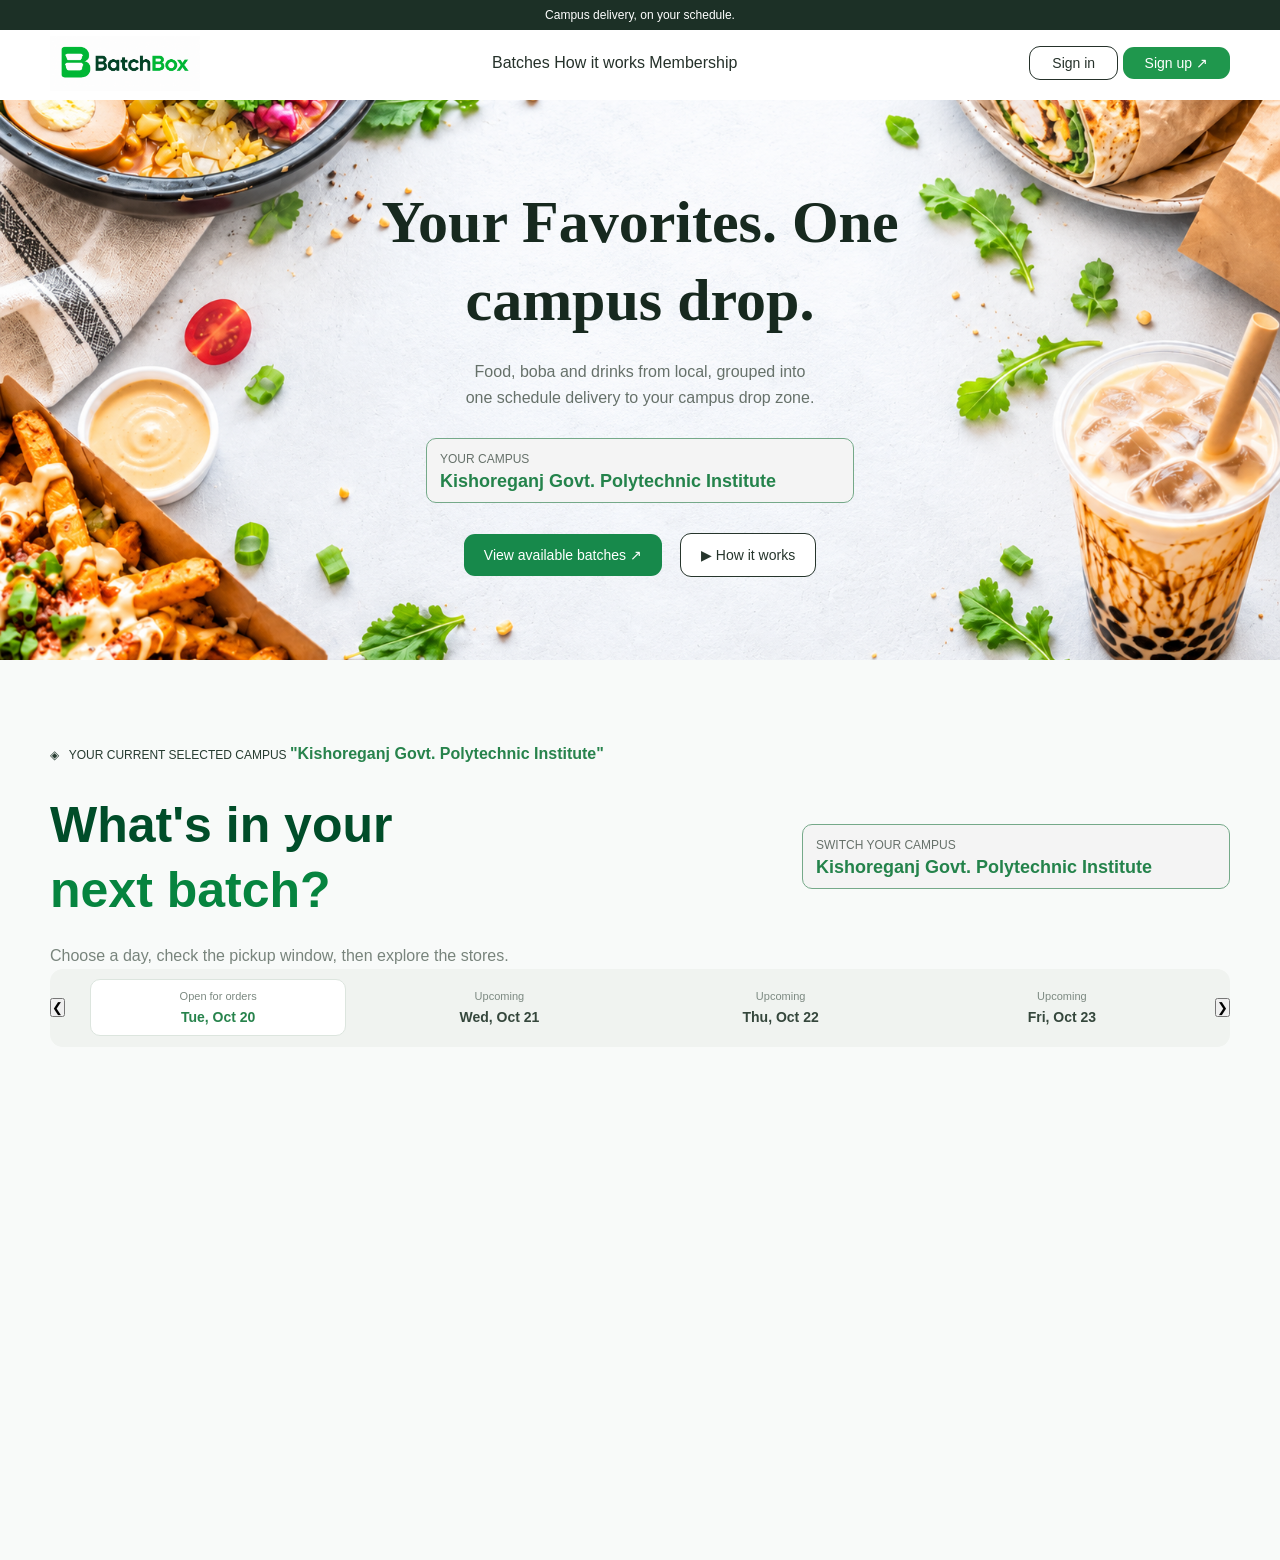
<file: index.html>
<!DOCTYPE html>
<html lang="en">
<head>
    <meta charset="UTF-8">
    <meta name="viewport" content="width=device-width, initial-scale=1.0">
    <title>Batch Box</title>
    <link rel="stylesheet" href="style2.css">
    <link rel="icon" type="image/png" href="img/favicon.png">
</head>
<body>
    <header>
        <div class="top-content">
            <h5>Campus delivery, on your schedule.</h5>
        </div>
        <nav>
            <!-- Logo -->
            <a class="logo" href="#">
                <img src="img/BatchBox Logo.png" alt="BatchBox Logo">
            </a>

            <!-- Navigation -->
        <div class="navbar">
            <a href="#batches">Batches</a>
            <a href="#how-it-works">How it works</a>
            <a href="#membership">Membership</a>
        </div>
        <div>  
            <a href="#" class="btn-outfilled">Sign in</a>
            <a href="#" class="btn-filled">Sign up ↗</a>
        </div>
        </nav>
    </header>

    <!-- Hero Section -->
    <section class="hero-section">
        <div class="hero-content">
            <h1>Your Favorites. One <br> campus drop.</h1>
            <h6>Food, boba and drinks from local, grouped into<br> one schedule delivery to your campus drop zone.</h6>

            <div class="campus-box">
                <div class="campus-info">
                    <span>YOUR CAMPUS</span>
                    <h3>Kishoreganj Govt. Polytechnic Institute</h3>
                </div>
            </div>
    
            <div class="hero-buttons">
                <a href="#batches" class="primary-btn">View available batches ↗</a>
                <a href="#how-it-works" class="secondary-btn">▶ How it works</a>
            </div>
        </div>
    </section>

    <!-- Batches Selection -->
    <section class="batches-selection">
        <!-- Top Header -->
        <div class="batch-header">

            <div class="batch-heading">
                <p class="selected-campus">
                    ◈ &nbsp; YOUR CURRENT SELECTED CAMPUS <span>"Kishoreganj Govt. Polytechnic Institute"</span>
                </p>

                <h2>What's in your <br><span>next batch?</span></h2>
                <p class="batch-description">Choose a day, check the pickup window, then explore the stores.</p>
            </div>

            <!-- Switch Campus -->
            <div class="switch-campus">
                <div class="switch-info">
                    <span>SWITCH YOUR CAMPUS</span>
                    <h3>Kishoreganj Govt. Polytechnic Institute</h3>
                </div>
            </div>
        </div>

        <!-- Date Selector -->
        <div class="date-selector">

            <button class="date-arrow">❮</button>

            <div class="date-item active">
                <small>Open for orders</small>
                <h4>Tue, Oct 20</h4>
            </div>

            <div class="date-item">
                <small>Upcoming</small>
                <h4>Wed, Oct 21</h4>
            </div>

            <div class="date-item">
                <small>Upcoming</small>
                <h4>Thu, Oct 22</h4>
            </div>

            <div class="date-item">
                <small>Upcoming</small>
                <h4>Fri, Oct 23</h4>
            </div>

            <button class="date-arrow">❯</button>
        </div>
    </section>
</body>
</html>
</file>
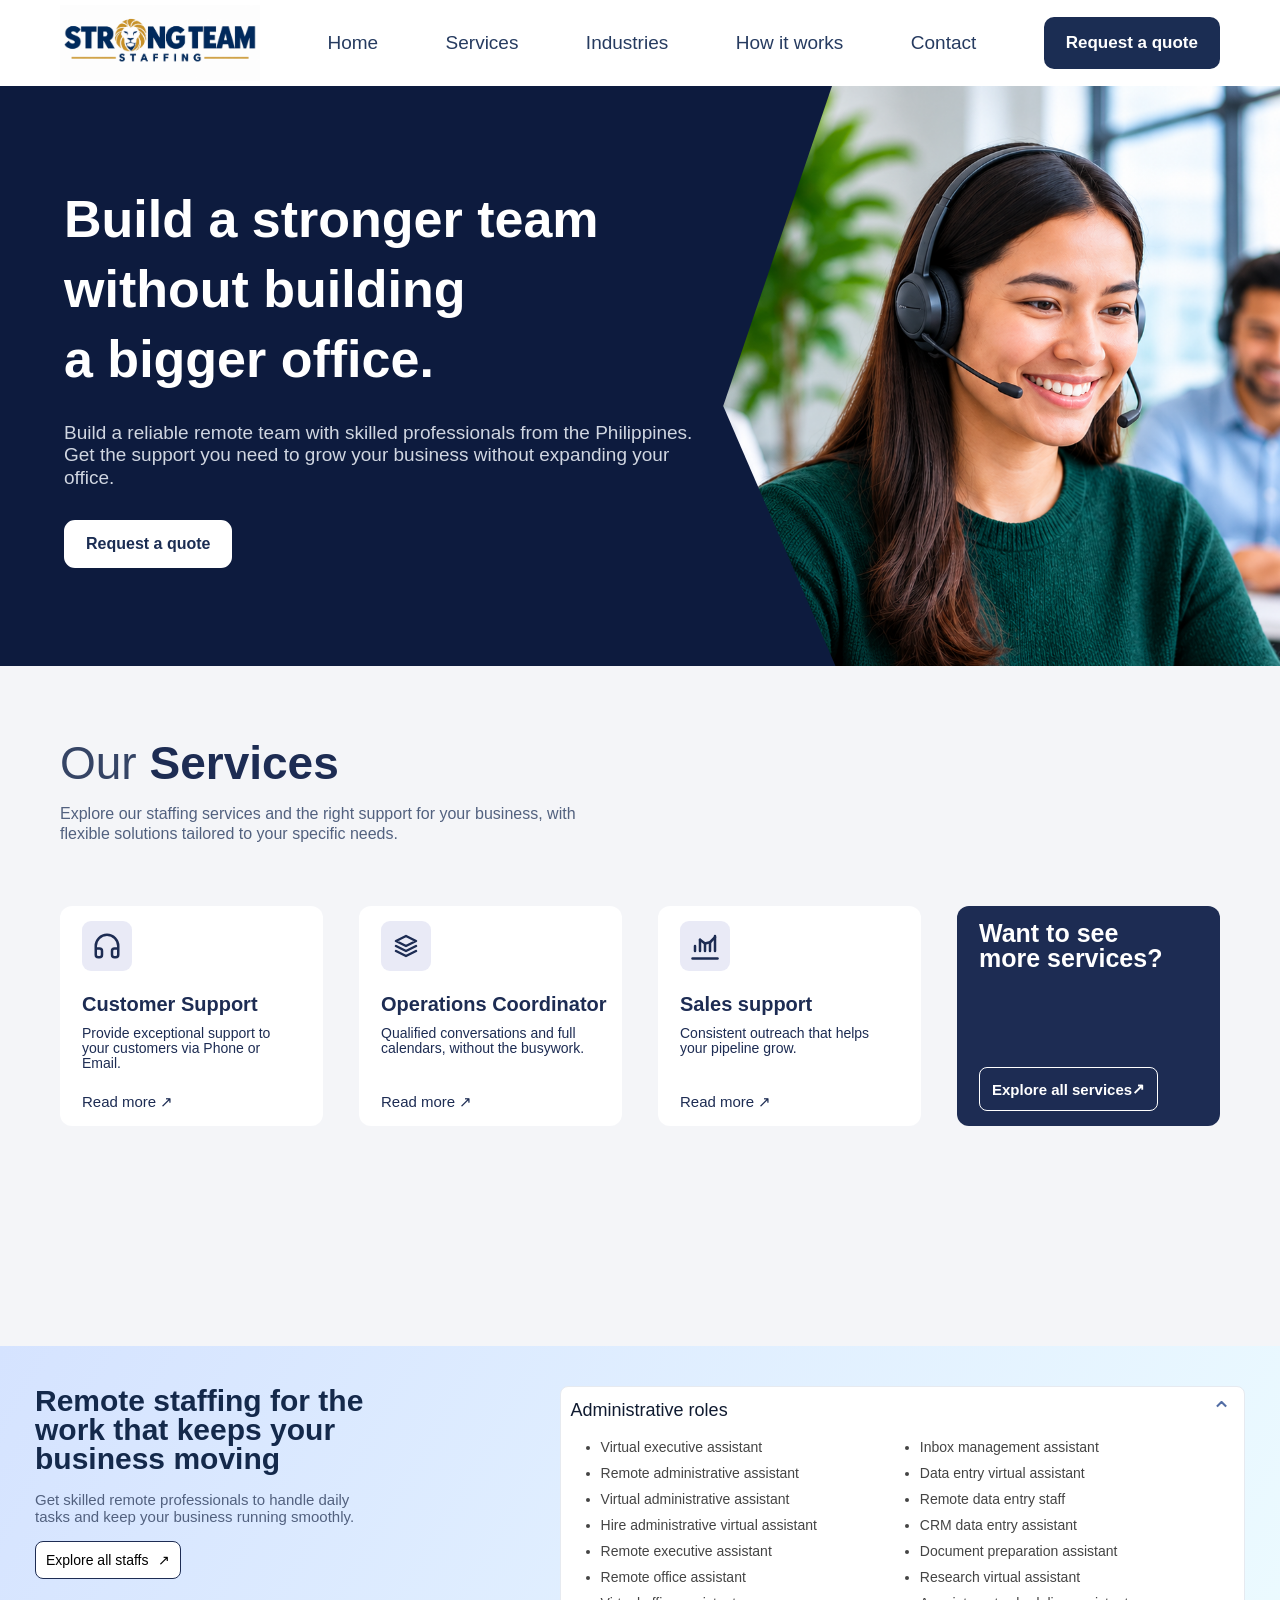
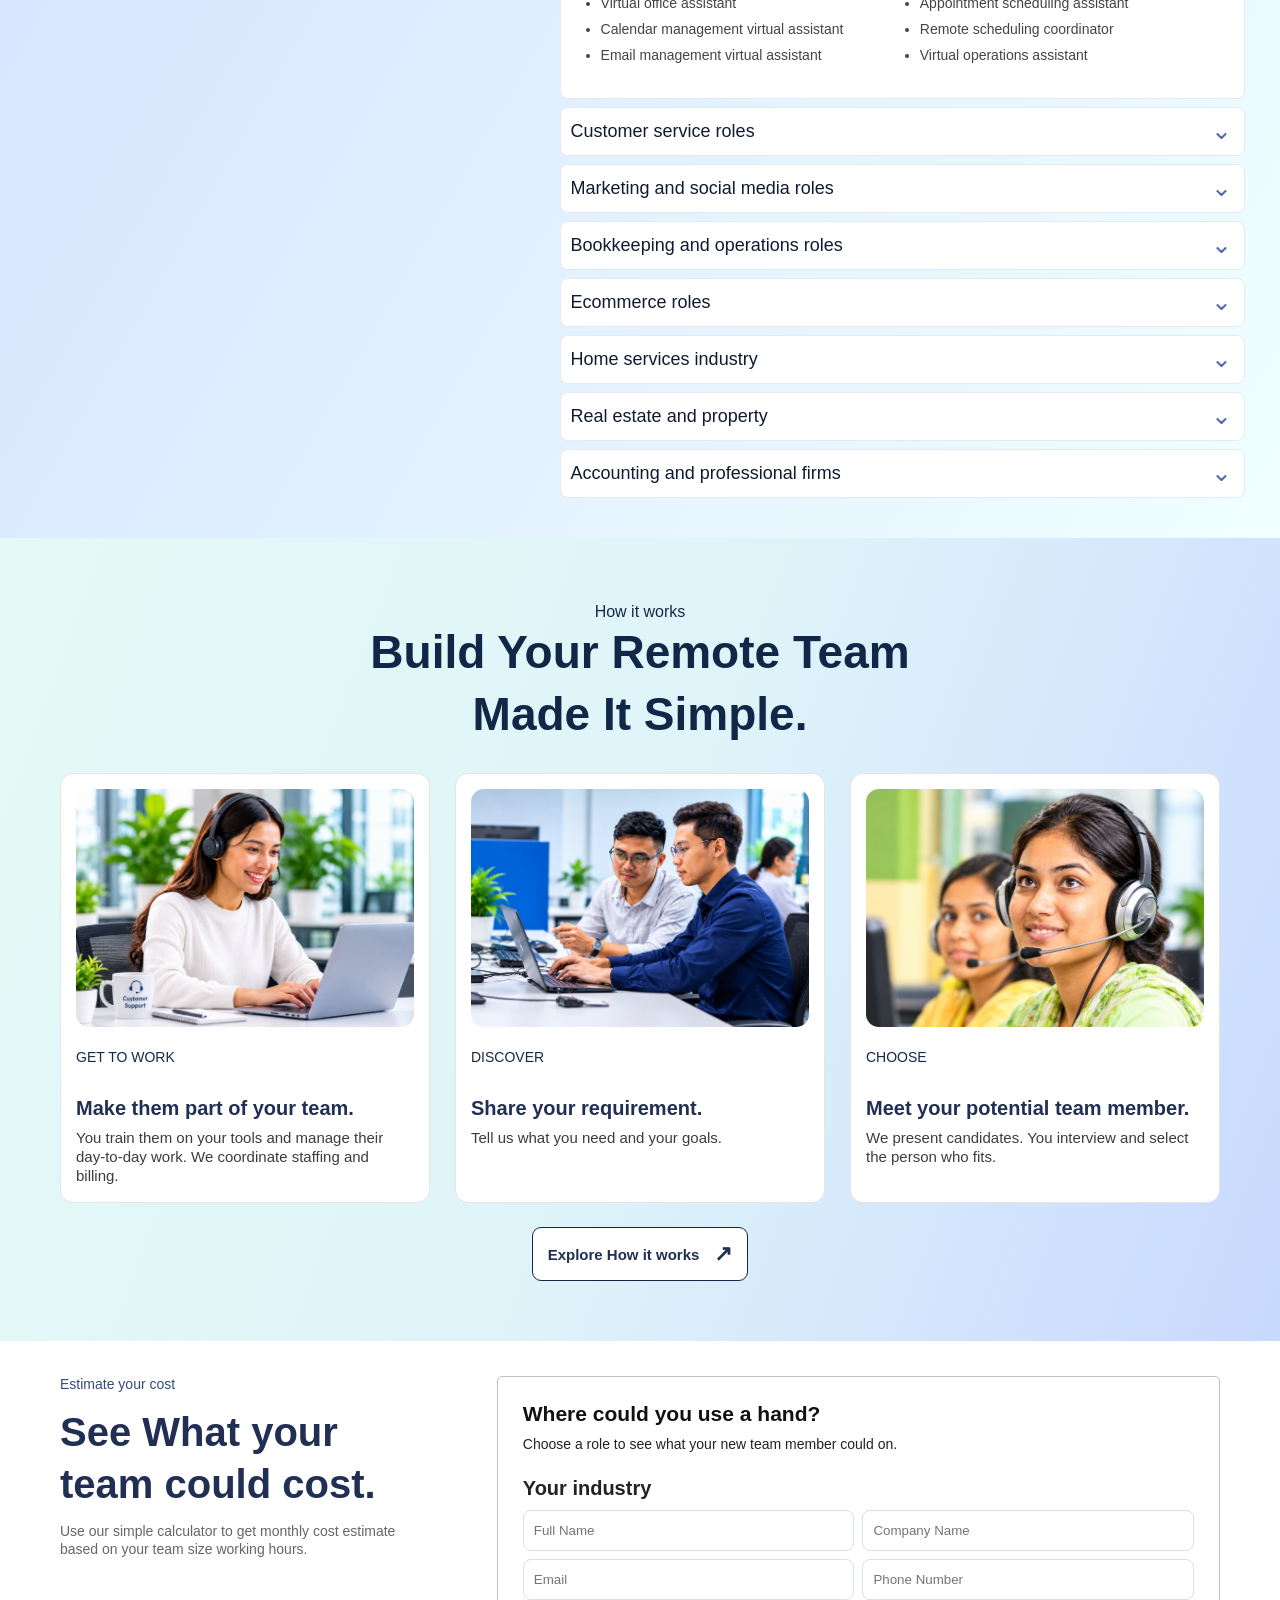
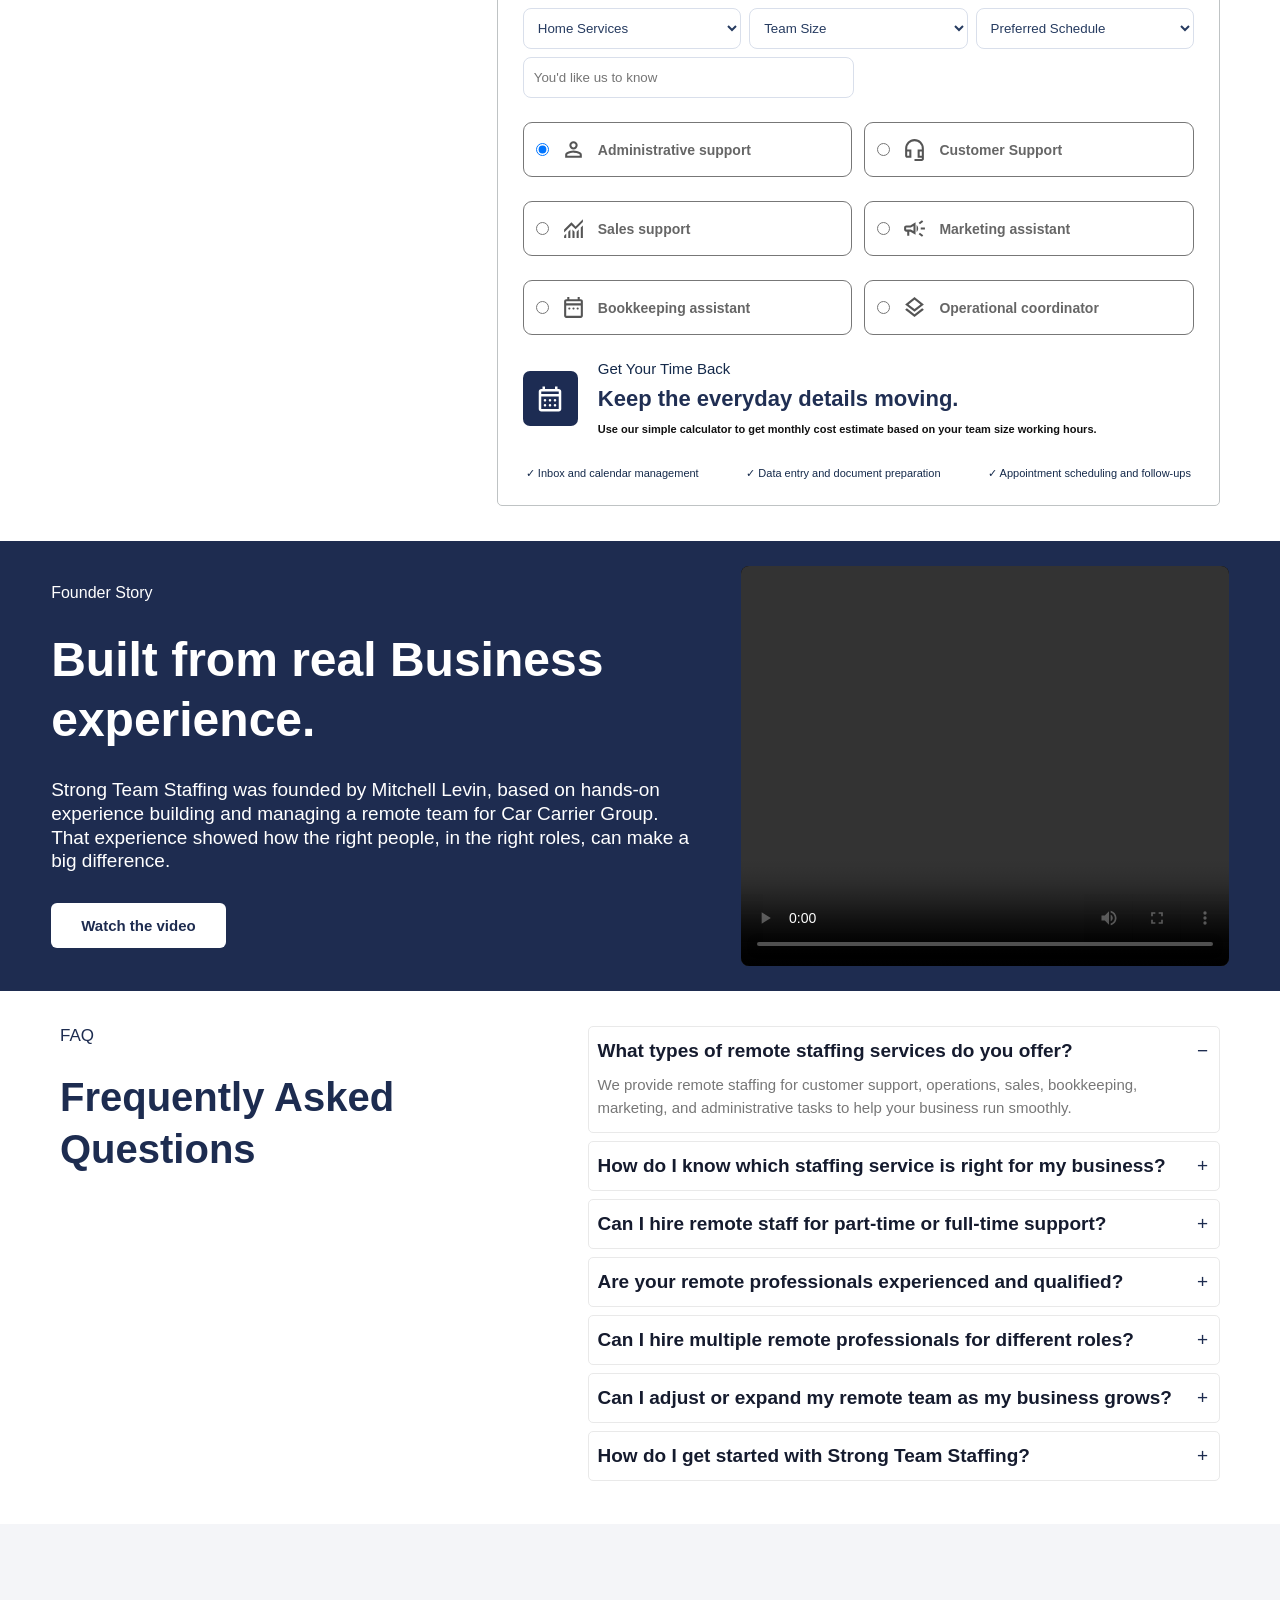
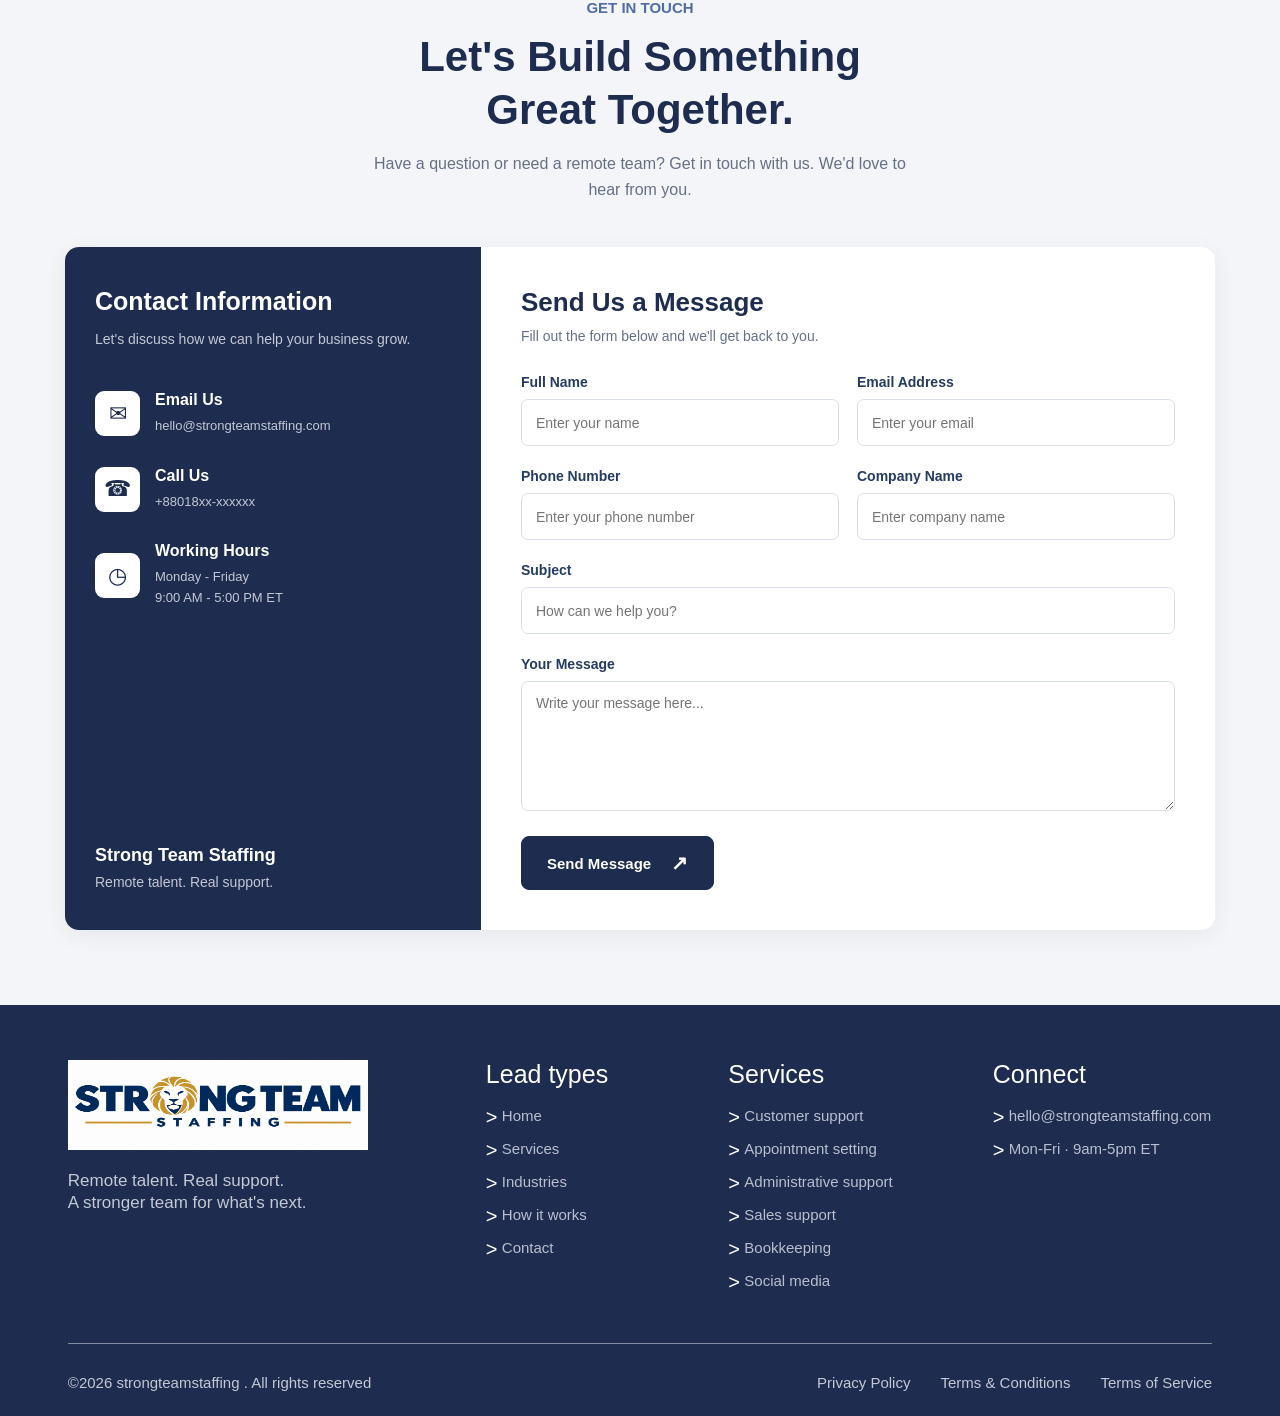
<file: strong-team-staffing/index.html>
<!DOCTYPE html>
<html lang="en">
<head>
    <meta charset="UTF-8">
    <meta name="viewport" content="width=device-width, initial-scale=1.0">
    <title>Strong Team Staffing</title>
    <link rel="stylesheet" href="style.css">
    <link rel="icon" type="image/png" href="img/Favicon-2.png">
</head>
<body>
    <header>
        <nav>
            <!--Logo-->
            <a id="logo" href="#">
                <img src="img/Strong Team Staffing Lion Logo.png" alt="Strong Team Staffing Logo">
            </a>

            <!-- Navigation -->
            <a href="#home">Home</a>
            <a href="#services">Services</a>
            <a href="#industries">Industries</a>
            <a href="#how-it-works">How it works</a>
            <a href="#contact">Contact</a>
            <button type="button">Request a quote</button>
        </nav>
    </header>

    <!-- Hero Section-->
    <section id="home" class="hero-section">
        <div class="hero-content">
            <h1>Build a stronger team <br> without building <br> a bigger office.</h1>
            <p>Build a reliable remote team with skilled professionals from the Philippines. Get the support you need to grow your business without expanding your office.</p>
            <div class="button">
                <button type="button" class="button-filled">Request a quote</button>
            </div>
        </div>

        <div class="hero-image">
            <img class="right-side-image" src="img/Call Center Team.png" alt="Call Center Team">
        </div>
    </section>

    <!-- Services Section -->
    <section id="services" class="services-section">
        <div class="services-heading">
            <h2>Our <strong>Services</strong></h2>
            <p>
                Explore our staffing services and the right support for your business, with <br> flexible solutions tailored to your specific needs.
            </p>
        </div>

        <!-- Services Containers -->
        <div class="services-container">

            <!-- Container 1 -->
            <div class="services-card">

                <div class="services-icon">
                    <svg xmlns="http://w3.org" width="24" height="24" viewBox="0 0 24 24" fill="none" stroke="currentColor" stroke-width="2" stroke-linecap="round" stroke-linejoin="round">
                    <path d="M3 14h3a2 2 0 0 1 2 2v3a2 2 0 0 1-2 2H5a2 2 0 0 1-2-2v-7a9 9 0 0 1 18 0v7a2 2 0 0 1-2 2h-1a2 2 0 0 1-2-2v-3a2 2 0 0 1 2-2h3"/>
                    </svg>
                </div>

                <h3>Customer Support</h3>
                <p>Provide exceptional support to your customers via Phone or Email.</p>
                <a href="#" class="read-more">Read more ↗</a>
            </div>

            <!-- Container 2 -->
            <div class="services-card">

                <div class="services-icon">
                    <svg class="humbleicons hi-layers" xmlns="http://www.w3.org/2000/svg" width="24" height="24" fill="none" viewBox="0 0 24 24">
                    <g stroke="currentColor" stroke-linejoin="round" stroke-width="2">
                    <path d="m4 8 8-4 8 4-8 4-8-4z"/>
                    <path stroke-linecap="round" d="m4 12 8 4 8-4M4 16l8 4 8-4"/>
                    </g>
                    </svg>
                </div>

                <h3>Operations Coordinator</h3>
                <p>Qualified conversations and full calendars, without the busywork.</p>
                <a href="#" class="read-more">Read more ↗</a>
            </div>

            <!-- Container 3 -->
            <div class="services-card">

                <div class="services-icon">
                    <svg 
                    xmlns="http://www.w3.org/2000/svg" 
                    width="24" 
                    height="24" 
                    viewBox="0 0 24 24" 
                    fill="none" 
                    stroke="currentColor" 
                    stroke-width="2" 
                    stroke-linecap="round" 
                    stroke-linejoin="round" 
                    class="lucide lucide-chart-no-axes-combined"
                    >
                    <path d="M12 16v-6" />
                    <path d="M16 16V9" />
                    <path d="M20 16V4" />
                    <path d="M22 22H2" />
                    <path d="M4 16v-4" />
                    <path d="M8 16V7" />
                    <path d="m8 7 4 3 4-1 4-4" />
                    </svg>
                </div>

                <h3>Sales support</h3>
                <p>Consistent outreach that helps your pipeline grow.</p>
                <a href="#" class="read-more">Read more ↗</a>
            </div>

            <!-- Container 4 -->
            <div class="service-button">

                <h3>
                    Want to see <br>
                    more services?
                </h3>

                <a href="#" class="explore-button">
                    Explore all services <span> ↗</span>
                </a>
            </div>
        </div>
    </section>


    <!-- Staffing Roles Section -->
    <section id="industries" class="staffing-section">

        <div class="staffing-content">
            <h2>Remote staffing for the <br> work that keeps your <br> business moving</h2>
            <p>Get skilled remote professionals to handle daily tasks and keep your business running smoothly.</p>
            <a href="#" class="explore-all-staffs">Explore all staffs <span>↗</span></a>
        </div>

        <div class="staffing-roles">
            <details class="staffing-item" open>
                <summary>Administrative roles</summary>
                    <div class="staffing-list">
                        <ul>
                            <li>Virtual executive assistant</li>
                            <li>Remote administrative assistant</li>
                            <li>Virtual administrative assistant</li>
                            <li>Hire administrative virtual assistant</li>
                            <li>Remote executive assistant</li>
                            <li>Remote office assistant</li>
                            <li>Virtual office assistant</li>
                            <li>Calendar management virtual assistant</li>
                            <li>Email management virtual assistant</li>
                        </ul>
                        <ul>
                            <li>Inbox management assistant</li>
                            <li>Data entry virtual assistant</li>
                            <li>Remote data entry staff</li>
                            <li>CRM data entry assistant</li>
                            <li>Document preparation assistant</li>
                            <li>Research virtual assistant</li>
                            <li>Appointment scheduling assistant</li>
                            <li>Remote scheduling coordinator</li>
                            <li>Virtual operations assistant</li>
                        </ul>
                    </div>
            </details>

            <details class="staffing-item">
                <summary>Customer service roles</summary>
                <div class="staffing-list">
                    <ul>
                        <li>Customer support representative</li>
                        <li>Live chat support assistant</li>
                        <li>Email support specialist</li>
                    </ul>
                    <ul>
                        <li>Call center agent</li>
                        <li>Technical support assistant</li>
                        <li>Customer service representative</li>
                    </ul>
                </div>
            </details>

            <details class="staffing-item">
                <summary>Marketing and social media roles</summary>
                <div class="staffing-list">
                    <ul>
                        <li>Social media manager</li>
                        <li>Content creator</li>
                        <li>Digital marketing assistant</li>
                    </ul>
                    <ul>
                        <li>SEO specialist</li>
                        <li>Graphic designer</li>
                        <li>Marketing coordinator</li>
                    </ul>
                </div>
            </details>

            <details class="staffing-item">
                <summary>Bookkeeping and operations roles</summary>
                <div class="staffing-list">
                    <ul>
                        <li>Bookkeeping assistant</li>
                        <li>Accounts payable assistant</li>
                        <li>Operations coordinator</li>
                    </ul>
                    <ul>
                        <li>Payroll assistant</li>
                        <li>Financial data entry assistant</li>
                        <li>Business operations assistant</li>
                    </ul>
                </div>
            </details>

            <details class="staffing-item">
                <summary>Ecommerce roles</summary>
                <div class="staffing-list">
                    <ul>
                        <li>Ecommerce virtual assistant</li>
                        <li>Product listing assistant</li>
                    </ul>
                    <ul>
                        <li>Order management assistant</li>
                        <li>Shopify assistant</li>
                    </ul>
                </div>
            </details>

            <details class="staffing-item">
                <summary>Home services industry</summary>
                <div class="staffing-list">
                    <ul>
                        <li>Virtual receptionist</li>
                        <li>Customer booking assistant</li>
                    </ul>
                    <ul>
                        <li>Appointment coordinator</li>
                        <li>Scheduling assistant</li>
                    </ul>
                </div>
            </details>

            <details class="staffing-item">
                <summary>Real estate and property</summary>
                <div class="staffing-list">
                    <ul>
                        <li>Real estate virtual assistant</li>
                        <li>Property management assistant</li>
                    </ul>
                    <ul>
                        <li>Lead generation assistant</li>
                        <li>Real estate transaction coordinator</li>
                    </ul>
                </div>
            </details>

            <details class="staffing-item">
                <summary>Accounting and professional firms</summary>
                <div class="staffing-list">
                    <ul>
                        <li>Accounting assistant</li>
                        <li>Tax preparation assistant</li>
                    </ul>
                    <ul>
                        <li>Audit support assistant</li>
                        <li>Administrative specialist</li>
                    </ul>
                </div>
            </details>
        </div>
    </section>

    <!-- How It Works -->
    <section id="how-it-works" class="how-it-works">

        <div class="how-heading">
            <span>How it works</span>
            <h2>Build Your Remote Team <br> Made It Simple.</h2>
        </div>

        <div class="how-cards">

            <div class="cards">
                <img src="img/get-to-work.png" alt="Get to work">

                <div class="card-content">
                    <span>GET TO WORK</span>
                    <h3>Make them part of your team.</h3>
                    <p>
                        You train them on your tools and manage their
                        day-to-day work. We coordinate staffing and billing.
                    </p>
                </div>
            </div>

            <div class="cards">
                <img src="img/discover.png" alt="Discover">

                <div class="card-content">
                    <span>DISCOVER</span>
                    <h3>Share your requirement.</h3>
                    <p>
                        Tell us what you need and your goals.
                    </p>
                </div>
            </div>

            <div class="cards">
                <img src="img/choose.png" alt="Choose">

                <div class="card-content">
                    <span>CHOOSE</span>
                    <h3>Meet your potential team member.</h3>
                    <p>
                        We present candidates. You interview and
                        select the person who fits.
                    </p>
                </div>
            </div>
        </div>

        <div class="how-button">
            <a href="#how-it-works">Explore How it works <span>↗</span></a>
        </div>

    </section>


    <!-- Cost Estimate Section  -->
    <section class="cost-estimate">

        <div class="cost-heading">
            <span>Estimate your cost</span>
            <h2>See What your <br> team could cost.</h2>
            <p>Use our simple calculator to get monthly cost
            estimate based on your team size working hours.</p>
        </div>

        <div class="cost-form">

            <div class="form-heading">
                <h3>Where could you use a hand?</h3>
                <p>Choose a role to see what your new team member could on.</p>
            </div>

            <form action="#" method="post">
                <h3 class="industry-title">Your industry</h3>
                <div class="form-inputs">
                    <input type="text" name="fullname" placeholder="Full Name" required>
                    <input type="text" name="company" placeholder="Company Name">
                    <input type="email" name="email" placeholder="Email" required>
                    <input type="number" name="phone" placeholder="Phone Number" required>
                    <select name="industry" required>
                        <option value="" selected disabled>Home Services</option>
                        <option value="home-services">Home Services</option>
                        <option value="healthcare">Healthcare</option>
                        <option value="real-estate">Real Estate</option>
                        <option value="e-commerce">E-commerce</option>
                        <option value="other">Other</option>
                    </select>
                    <select name="team-size" required>
                        <option value="" selected disabled>Team Size</option>
                        <option value="1-2">1-2 Members</option>
                        <option value="3-5">3-5 Members</option>
                        <option value="6-10">6-10 Members</option>
                        <option value="10+">10+ Members</option>
                    </select>
                    <select name="schedule" required>
                        <option value="" selected disabled>Preferred Schedule</option>
                        <option value="full-time">Full Time</option>
                        <option value="part-time">Part Time</option>
                    </select>
                    <input type="text" name="message" placeholder="You'd like us to know" class="message">
                </div>
                <div class="role-option">
                    <label class="role-card">
                        <input type="radio" name="role" value="administrative-support" checked>
                        <span class="role-icon">
                            <svg xmlns="http://www.w3.org/2000/svg" viewBox="0 0 24 24" height="24px" width="24px" fill="#1f1f1f"><path d="M9.18,10.83Q8,9.65 8,8T9.18,5.18T12,4t2.83,1.18T16,8t-1.17,2.82T12,12T9.18,10.83ZM4,20V17.2q0-0.85 0.44-1.56q0.44-0.71 1.16-1.09q1.55-0.78 3.15-1.16T12,13t3.25,0.39t3.15,1.16q0.72,0.38 1.16,1.09T20,17.2V20H4Zm2-2H18V17.2q0-0.27-0.14-0.5q-0.14-0.22-0.36-0.35q-1.35-0.68-2.72-1.01T12,15T9.23,15.34T6.5,16.35Q6.28,16.48 6.14,16.7Q6,16.93 6,17.2V18Zm7.41-8.59Q14,8.82 14,8T13.41,6.59T12,6T10.59,6.59Q10,7.18 10,8t0.59,1.41T12,10t1.41-0.59ZM12,8Zm0,10Z"/></svg>
                        </span>
                        <span class="role-name">Administrative support</span>
                    </label>
                    <label class="role-card">
                        <input type="radio" name="role" value="customer-support">
                        <span class="role-icon">
                            <svg xmlns="http://www.w3.org/2000/svg" viewBox="0 0 24 24" height="24px" width="24px" fill="#1f1f1f"><path d="M12,23V21h7V20H15V12h4V11q0-2.9-2.05-4.95T12,4T7.05,6.05T5,11v1H9v8H5q-0.83,0-1.41-0.59T3,18V11Q3,9.15 3.71,7.51T5.65,4.65T8.51,2.71T12,2t3.49,0.71t2.86,1.94t1.94,2.86T21,11V21q0,0.82-0.59,1.41T19,23H12ZM5,18H7V14H5v4Zm12,0h2V14H17v4ZM5,14H7H5Zm12,0h2H17Z"/></svg>
                        </span>
                        <span class="role-name">Customer Support</span>
                    </label>
                    <label class="role-card">
                        <input type="radio" name="role" value="sales-support">
                        <span class="role-icon">
                            <svg xmlns="http://www.w3.org/2000/svg" viewBox="0 0 24 24" height="24px" width="24px" fill="#1f1f1f"><path d="M3,21V19l2-2v4H3Zm4,0V15l2-2v8H7Zm4,0V13l2,2.03V21H11Zm4,0V15.03l2-2V21H15Zm4,0V11l2-2V21H19ZM3,15.83V13l7-7l4,4l7-7V5.82l-7,7l-4-4l-7,7Z"/></svg>
                        </span>
                        <span class="role-name">Sales support</span>
                    </label>
                    <label class="role-card">
                        <input type="radio" name="role" value="marketing-assistant">
                        <span class="role-icon">
                            <svg xmlns="http://www.w3.org/2000/svg" viewBox="0 0 24 24" height="24px" width="24px" fill="#1f1f1f"><path d="M18,13V11h4v2H18Zm1.2,7L16,17.6L17.2,16l3.2,2.4L19.2,20Zm-2-12L16,6.4L19.2,4l1.2,1.6L17.2,8ZM5,19V15H4q-0.82,0-1.41-0.59T2,13V11q0-0.83 0.59-1.41T4,9H8l5-3V18L8,15H7v4H5Zm6-4.55V9.55L8.55,11H4v2H8.55L11,14.45Zm3,0.9V8.65q0.68,0.6 1.09,1.46Q15.5,10.98 15.5,12q0,1.02-0.41,1.89T14,15.35ZM7.5,12Z"/></svg>
                        </span>
                        <span class="role-name">Marketing assistant</span>
                    </label>
                    <label class="role-card">
                        <input type="radio" name="role" value="bookkeeping-assistant">
                        <span class="role-icon">
                            <svg xmlns="http://www.w3.org/2000/svg" viewBox="0 0 24 24" height="24px" width="24px" fill="#1f1f1f"><path d="M7.29,13.71Q7,13.43 7,13t0.29-0.71T8,12t0.71,0.29T9,13T8.71,13.71T8,14q-0.42,0-0.71-0.29Zm4,0Q11,13.43 11,13t0.29-0.71T12,12t0.71,0.29T13,13t-0.29,0.71T12,14t-0.71-0.29Zm4,0Q15,13.43 15,13t0.29-0.71T16,12q0.43,0 0.71,0.29T17,13t-0.29,0.71T16,14t-0.71-0.29ZM5,22q-0.83,0-1.41-0.59T3,20V6Q3,5.18 3.59,4.59T5,4H6V2H8V4h8V2h2V4h1q0.83,0 1.41,0.59Q21,5.18 21,6V20q0,0.82-0.59,1.41T19,22H5Zm0-2H19V10H5V20ZM5,8H19V6H5V8ZM5,8V6V8Z"/></svg>
                        </span>
                        <span class="role-name">Bookkeeping assistant</span>
                    </label>
                    <label class="role-card">
                        <input type="radio" name="role" value="operational-coordinator">
                        <span class="role-icon">
                            <svg xmlns="http://www.w3.org/2000/svg" viewBox="0 0 24 24" height="24px" width="24px" fill="#1f1f1f"><path d="M12,21.05l-9-7L4.65,12.8L12,18.5l7.35-5.7L21,14.05l-9,7ZM12,16L3,9l9-7l9,7l-9,7Zm0-7Zm0,4.45L17.75,9L12,4.55L6.25,9L12,13.45Z"/></svg>
                        </span>
                        <span class="role-name">Operational coordinator</span>
                    </label>
                </div>
            </form>

            <div class="role-information">
                <div class="role-info-icon">
                    <span>
                        <svg xmlns="http://www.w3.org/2000/svg" viewBox="0 0 24 24" height="24px" width="24px" fill="#1f1f1f"><path d="M5,22q-0.83,0-1.41-0.59T3,20V6Q3,5.18 3.59,4.59T5,4H6V2H8V4h8V2h2V4h1q0.83,0 1.41,0.59Q21,5.18 21,6V20q0,0.82-0.59,1.41T19,22H5Zm0-2H19V10H5V20ZM5,8H19V6H5V8ZM5,8V6V8Zm7,6q-0.42,0-0.71-0.29Q11,13.43 11,13t0.29-0.71T12,12t0.71,0.29T13,13t-0.29,0.71T12,14ZM7.29,13.71Q7,13.43 7,13t0.29-0.71T8,12t0.71,0.29T9,13T8.71,13.71T8,14q-0.42,0-0.71-0.29ZM16,14q-0.42,0-0.71-0.29Q15,13.43 15,13t0.29-0.71T16,12q0.43,0 0.71,0.29T17,13t-0.29,0.71T16,14Zm-4,4q-0.42,0-0.71-0.29Q11,17.43 11,17t0.29-0.71T12,16t0.71,0.29T13,17t-0.29,0.71T12,18ZM7.29,17.71Q7,17.43 7,17t0.29-0.71T8,16t0.71,0.29T9,17T8.71,17.71T8,18q-0.42,0-0.71-0.29ZM16,18q-0.42,0-0.71-0.29Q15,17.43 15,17t0.29-0.71T16,16q0.43,0 0.71,0.29T17,17t-0.29,0.71T16,18Z"/></svg>
                    </span>
                </div>
                <div class="role-info-content">
                    <span>Get Your Time Back</span>
                    <h3>Keep the everyday details moving.</h3>
                    <p>Use our simple calculator to get monthly cost
                    estimate based on your team size working hours.</p>
                </div>
            </div>
            <div class="role-features">
                <span>✓ Inbox and calendar management</span>
                <span>✓ Data entry and document preparation</span>
                <span>✓ Appointment scheduling and follow-ups</span>
            </div>
        </div>
    </section>


    <!-- Founder Story Section -->
    <section class="founder-story">

        <div class="founder-content">
            <span>Founder Story</span>
            <h2>Built from real Business <br> experience.</h2>
            <p>Strong Team Staffing was founded by Mitchell Levin,
            based on hands-on experience building and managing
            a remote team for Car Carrier Group. That experience
            showed how the right people, in the right roles,
            can make a big difference.</p>
            <a href="#foundervideo" class="video-button">Watch the video</a>
        </div>

        <div class="founder-video" id="foundervideo">
            <video src="img/BBC interview.mp4" controls ></video>
        </div>
    </section>


    <!-- FAQ Section -->
    <section class="faq-section">

        <div class="faq-heading">
            <span>FAQ</span>
            <h2>Frequently Asked <br> Questions</h2>
        </div>

        <div class="faq-container">
            <details class="faq-item" open>
                <summary>What types of remote staffing services do you offer?</summary>
                <p>We provide remote staffing for customer support,
                operations, sales, bookkeeping, marketing, and
                administrative tasks to help your business run smoothly.</p>
            </details>
            <details class="faq-item">
                <summary>How do I know which staffing service is right for my business?</summary>
                <p>We understand your business needs and goals to help
                you choose the right staffing service for your team.</p>
            </details>
            <details class="faq-item">
                <summary>Can I hire remote staff for part-time or full-time support?</summary>
                <p>Yes. You can choose part-time or full-time staffing
                based on your business requirements..</p>
            </details>
            <details class="faq-item">
                <summary>Are your remote professionals experienced and qualified?</summary>
                <p>We present candidates based on your requirements so
                you can interview and select the right person.</p>
            </details>
            <details class="faq-item">
                <summary>Can I hire multiple remote professionals for different roles?</summary>
                <p>Yes. You can build a remote team with professionals
                working in different roles according to your needs.</p>
            </details>
            <details class="faq-item">
                <summary>Can I adjust or expand my remote team as my business grows?</summary>
                <p>Yes. Your staffing requirements can be adjusted as
                your business grows and your needs change.</p>
            </details>
            <details class="faq-item">
                <summary>How do I get started with Strong Team Staffing?</summary>
                <p>Share your requirements with us, review potential
                candidates, and select the right team member for your business.</p>
            </details>
        </div>
    </section>


    
    <!-- Contact Section -->
    <section id="contact" class="contact-section">

        <div class="contact-heading">
            <span>GET IN TOUCH</span>
            <h2>Let's Build Something <br> Great Together.</h2>
            <p>
                Have a question or need a remote team?
                Get in touch with us. We'd love to hear from you.
            </p>
        </div>

        <div class="contact-container">

            <div class="contact-info">

                <h3>Contact Information</h3>
                <p>Let's discuss how we can help your business grow.</p>

                <div class="contact-details">

                    <div class="contact-item">
                        <div class="contact-icon">✉</div>
                        <div>
                            <h4>Email Us</h4>
                            <a href="mailto:hello@strongteamstaffing.com">
                                hello@strongteamstaffing.com
                            </a>
                        </div>
                    </div>

                    <div class="contact-item">
                        <div class="contact-icon">☎</div>
                        <div>
                            <h4>Call Us</h4>
                            <a href="tel:+88018xx-xxxxxx">+88018xx-xxxxxx</a>
                        </div>
                    </div>

                    <div class="contact-item">
                        <div class="contact-icon">◷</div>
                        <div>
                            <h4>Working Hours</h4>
                            <p>Monday - Friday</p>
                            <p>9:00 AM - 5:00 PM ET</p>
                        </div>
                    </div>

                </div>

                <div class="contact-bottom">
                    <h4>Strong Team Staffing</h4>
                    <p>Remote talent. Real support.</p>
                </div>

            </div>

            <div class="contact-form">

                <h3>Send Us a Message</h3>
                <p>Fill out the form below and we'll get back to you.</p>

                <form action="#" method="post">

                    <div class="contact-input-group">

                        <div class="contact-field">
                            <label for="contact-name">Full Name</label>
                            <input type="text" id="contact-name"
                            name="name" placeholder="Enter your name" required>
                        </div>

                        <div class="contact-field">
                            <label for="contact-email">Email Address</label>
                            <input type="email" id="contact-email"
                            name="email" placeholder="Enter your email" required>
                        </div>

                        <div class="contact-field">
                            <label for="contact-phone">Phone Number</label>
                            <input type="tel" id="contact-phone"
                            name="phone" placeholder="Enter your phone number">
                        </div>

                        <div class="contact-field">
                            <label for="contact-company">Company Name</label>
                            <input type="text" id="contact-company"
                            name="company" placeholder="Enter company name">
                        </div>

                        <div class="contact-field full-width">
                            <label for="contact-subject">Subject</label>
                            <input type="text" id="contact-subject"
                            name="subject" placeholder="How can we help you?" required>
                        </div>

                        <div class="contact-field full-width">
                            <label for="contact-message">Your Message</label>
                            <textarea id="contact-message" name="message"
                            rows="5" placeholder="Write your message here..."
                            required></textarea>
                        </div>

                    </div>

                    <button type="submit" class="contact-submit">
                        Send Message <span>↗</span>
                    </button>

                </form>

            </div>

        </div>

    </section>



    <!-- Footer Section -->
    <footer class="footer-section">
        <div class="footer-container">
            <div class="footer-brand">
                <a href="#home"><img src="img/Strong Team Staffing Lion Logo.png" alt="Strong Team Staffing Lion Logo"></a>
                <p>Remote talent. Real support.<br> A stronger team for what's next.</p>
            </div>
            <div class="footer-column">
                <h3>Lead types</h3>
                <ul>
                    <li><a href="#home">Home</a></li>
                    <li><a href="#services">Services</a></li>
                    <li><a href="#industries">Industries</a></li>
                    <li><a href="#how-it-works">How it works</a></li>
                    <li><a href="#contact">Contact</a></li>
                </ul>
            </div>
            <div class="footer-column">
                <h3>Services</h3>
                <ul>
                    <li><a href="#services">Customer support</a></li>
                    <li><a href="#services">Appointment setting</a></li>
                    <li><a href="#services">Administrative support</a></li>
                    <li><a href="#services">Sales support</a></li>
                    <li><a href="#services">Bookkeeping</a></li>
                    <li><a href="#services">Social media</a></li>
                </ul>
            </div>
            <div class="footer-column">
                <h3>Connect</h3>
                <ul>
                    <li><a href="mailto:hello@strongteamstaffing.com">hello@strongteamstaffing.com</a></li>
                    <li><a href="#contact">Mon-Fri · 9am-5pm ET</a></li>
                </ul>
            </div>
        </div>

        <div class="footer-bottom">
            <p>©2026 strongteamstaffing . All rights reserved</p>
            <div class="footer-links">
                <a href="#">Privacy Policy</a>
                <a href="#">Terms & Conditions</a>
                <a href="#">Terms of Service</a>
            </div>
        </div>
    </footer>
</body>
</html>
</file>
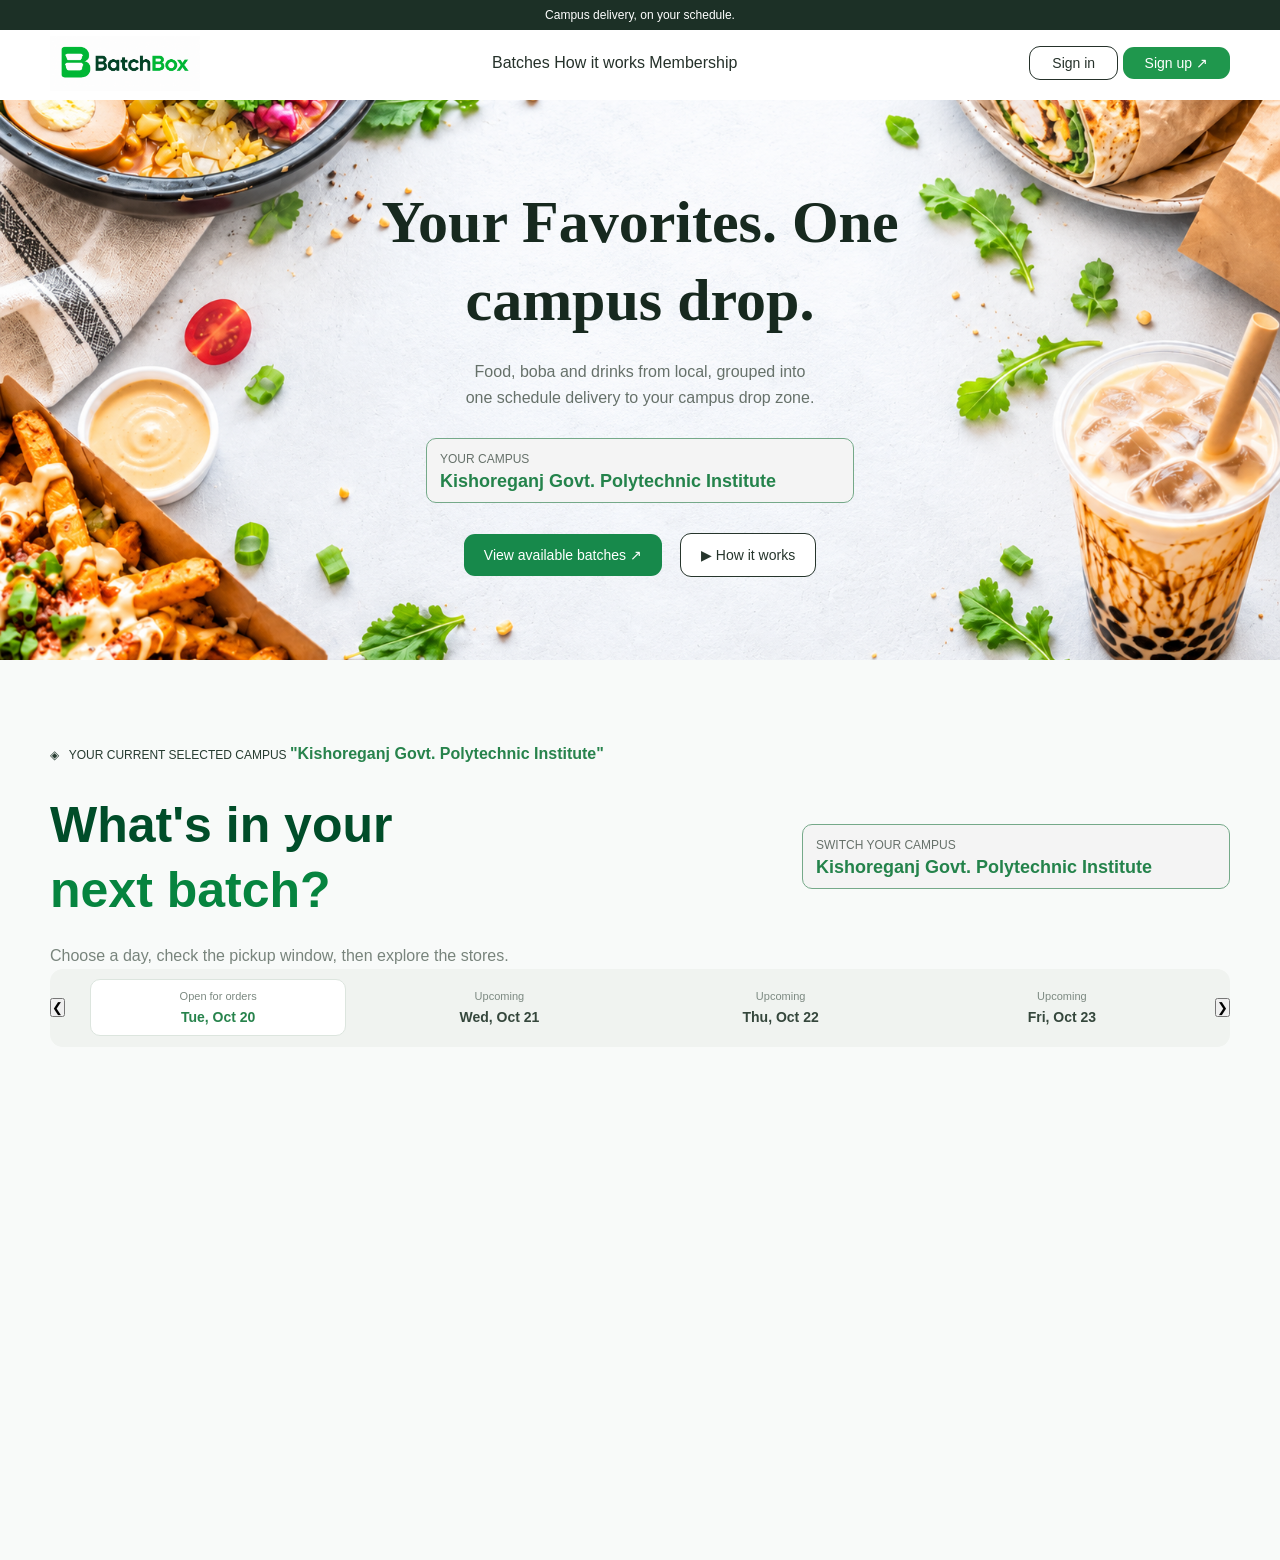
<file: index2.html>
<!DOCTYPE html>
<html lang="en">
<head>
    <meta charset="UTF-8">
    <meta name="viewport" content="width=device-width, initial-scale=1.0">
    <title>Batch Box</title>
    <link rel="stylesheet" href="style2.css">
    <link rel="icon" type="image/png" href="img/favicon.png">
</head>
<body>
    <header>
        <div class="top-content">
            <h5>Campus delivery, on your schedule.</h5>
        </div>
        <nav>
            <!-- Logo -->
            <a class="logo" href="#">
                <img src="img/BatchBox Logo.png" alt="BatchBox Logo">
            </a>

            <!-- Navigation -->
        <div class="navbar">
            <a href="#batches">Batches</a>
            <a href="#how-it-works">How it works</a>
            <a href="#membership">Membership</a>
        </div>
        <div>  
            <a href="#" class="btn-outfilled">Sign in</a>
            <a href="#" class="btn-filled">Sign up ↗</a>
        </div>
        </nav>
    </header>

    <!-- Hero Section -->
    <section class="hero-section">
        <div class="hero-content">
            <h1>Your Favorites. One <br> campus drop.</h1>
            <h6>Food, boba and drinks from local, grouped into<br> one schedule delivery to your campus drop zone.</h6>

            <div class="campus-box">
                <div class="campus-info">
                    <span>YOUR CAMPUS</span>
                    <h3>Kishoreganj Govt. Polytechnic Institute</h3>
                </div>
            </div>
    
            <div class="hero-buttons">
                <a href="#batches" class="primary-btn">View available batches ↗</a>
                <a href="#how-it-works" class="secondary-btn">▶ How it works</a>
            </div>
        </div>
    </section>

    <!-- Batches Selection -->
    <section class="batches-selection">
        <!-- Top Header -->
        <div class="batch-header">

            <div class="batch-heading">
                <p class="selected-campus">
                    ◈ &nbsp; YOUR CURRENT SELECTED CAMPUS <span>"Kishoreganj Govt. Polytechnic Institute"</span>
                </p>

                <h2>What's in your <br><span>next batch?</span></h2>
                <p class="batch-description">Choose a day, check the pickup window, then explore the stores.</p>
            </div>

            <!-- Switch Campus -->
            <div class="switch-campus">
                <div class="switch-info">
                    <span>SWITCH YOUR CAMPUS</span>
                    <h3>Kishoreganj Govt. Polytechnic Institute</h3>
                </div>
            </div>
        </div>

        <!-- Date Selector -->
        <div class="date-selector">

            <button class="date-arrow">❮</button>

            <div class="date-item active">
                <small>Open for orders</small>
                <h4>Tue, Oct 20</h4>
            </div>

            <div class="date-item">
                <small>Upcoming</small>
                <h4>Wed, Oct 21</h4>
            </div>

            <div class="date-item">
                <small>Upcoming</small>
                <h4>Thu, Oct 22</h4>
            </div>

            <div class="date-item">
                <small>Upcoming</small>
                <h4>Fri, Oct 23</h4>
            </div>

            <button class="date-arrow">❯</button>
        </div>
    </section>
</body>
</html>
</file>
<file: style2.css>
*{
    margin: 0;
    padding: 0;
}

html{
    scroll-behavior: smooth;
}

body{
    font-family: Arial, sans-serif;
}

.top-content{
    font-family: Arial, sans-serif;
    background-color:  #1c3026;
    color: #ffffff;
    text-align: center;
    padding: 8px;
}

.top-content h5{
    font-weight: 400;
    font-size: 12px;
}

header{
    width: 100%;
    height: 100px;
    background-color: #ffffff;
}

nav{
    display: flex;
    align-items: center;
    justify-content: space-between;
    padding: 6px 30px;
    margin: 0 20px;
    /* gap: 20px; */
}

.navbar{
    gap: 30px;
}

.logo{
    align-items: center;
    display: flex;
}

.logo img{
    width: 150px;
    height: auto;
    display: block;
}

nav a{
    font-family: Arial, sans-serif;
    text-decoration: none;
    font-size: 16px;
    font-weight: 500;
    color: #25312a;
    transition: color 0.3s ease;
}

.btn-filled, .btn-outfilled{
    font-family: Arial, sans-serif;
    display: inline-block;
    text-decoration: none;
    text-align: center;
    font-size: 14px;
    font-weight: 500;
    padding: 8px 22px;
    border-radius: 11px;
    cursor: pointer;
    transition: all 0.3s ease;
}

.btn-filled{
    background-color: #1f974d;
    border: none;
    color: #ffffff;
}

.btn-filled:hover{
    background-color: transparent;
    color: black;
}

.btn-outfilled{
    background-color: #ffffff;
    border: 1px solid;
}

.btn-outfilled:hover{
    background-color: rgb(17, 116, 17);
    color: #ffffff;
}

.hero-section{
    background-image: url(img/BackgraoundImg.png);
    background-repeat: no-repeat;
    background-size: cover;
    background-position: center;
    width: 100%;
    min-height: 560px;
    align-items: center;
    justify-content: center;
    display: flex;
    position: relative;
}

.hero-content{
    text-align: center;
    width: 100%;
    padding: 45px 20px;
    position: relative;
    z-index: 1;
}

.hero-content h1{
    font-family: georgia, serif;
    font-size: 60px;
    line-height: 1.3;
    color: #17291f;
    margin-bottom: 20px;
}

.hero-content h6{
    font-size: 16px;
    font-weight: 400;
    line-height: 1.6;
    color:  #66716a;
    margin-bottom: 27px;
}

.campus-box{
    width: 400px;
    display: flex;
    align-items: center;
    gap: 12px;
    padding: 10px 13px;
    margin: auto;
    border: 1.5px solid #75a989;
    border-radius: 10px;
    background-color: #f4f4f4;
}

.campus-info{
    text-align: left;
}

.campus-info span{
    font-size: 12px;
    color: #66716a;
}

.campus-info h3{
    font-size: 18px;
    color: #24834b;
    margin-top: 4px;
    margin-bottom: 0;
}

.hero-buttons{
    display: flex;
    align-items: center;
    justify-content: center;
    gap: 18px;
    margin-top: 30px;
}

.primary-btn, .secondary-btn{
    text-decoration: none;
    display: inline-block;
    padding: 13px 20px;
    font-size: 14px;
    text-align: center;
    border-radius: 11px;
    cursor: pointer;
    transition: all 0.3s ease;
}

.primary-btn{
    background-color: #17894b;
    color: #ffffff;
}

.primary-btn:hover{
    background-color: #106b39;
}

.secondary-btn{
    background-color: #ffffff;
    border: 1px solid;
    color: #26352c;
}

.secondary-btn:hover{
    background-color: #e6f1e9;
}

/* Batches Selection */
.batches-selection{
    width: 100%;
    min-height: 100vh;
    box-sizing: border-box;
    display: block;
    background-color: #f8faf9;
    padding: 35px 50px;
}

/* Batch Header */
.batch-header{
    display: flex;
    width: 100%;
    justify-content: space-between;
    align-items: center;
    gap: 40px;
    margin: auto;
}

.batch-heading{
    flex: 1;
    padding-top: 50px;
}

.batch-heading h2{
    font-size: 50px;
    line-height: 1.30;
    color: #004d29;
    margin-bottom: 20px;
}

.batch-heading span{
    color: #06843f;
}

.batch-description{
    font-size: 16px;
    color: #78847c;
    line-height: 1.6;
}

.selected-campus{
    font-size: 12px;
    color: #263b30;
    margin-bottom: 30px;
}

.selected-campus span{
    color: #27834c;
    font-weight: 600;
    font-size: 16px;
}


/* Switch Campus */
.switch-campus{
    width: 400px;
    display: flex;
    align-items: center;
    gap: 12px;
    padding: 10px 13px;
    margin-top: 50px;
    border: 1.5px solid #75a989;
    border-radius: 10px;
    background-color: #f4f4f4;
}

.switch-info{
    text-align: left;
}

.switch-info span{
    font-size: 12px;
    color:#66716a;
}

.switch-info h3{
    font-size: 18px;
    color: #24834b;
    margin-top: 4px;
    margin-bottom: 0;
}

/* Date Selector */
.date-selector{
    display: flex;
    align-items: center;
    justify-content: space-between;
    gap: 25px;
    background-color: #f0f3f0;
    border-radius: 13px;
    /* margin: 20px; */
    min-height: 78px;
}

/* Date Items */
.date-item, .date-item.active{
    flex: 1;
    text-align: center;
    padding: 10px 5px;
    border: 1px solid transparent;
    border-radius: 10px;
}

.date-item small, .date-item.active small{
    display: block;
    font-size: 11px;
    color: #7c8981;
    margin-bottom: 7px;
}

.date-item h4, .date-item.active h4{
    font-size: 14px;
    color: #35473c;
    font-weight: 550;
}

.date-item.active{
    background-color: #ffffff;
    border-color: #dce5de;
}

.date-item.active h4{
    color: #27834c;
    font-weight: 600;
}
</file>
<file: strong-team-staffing/style.css>
*{
    padding: 0;
    margin: 0;
    box-sizing: border-box;
}

html{
    scroll-behavior: smooth;
}

body{
    font-family: 'Segoe UI', Tahoma, Geneva, Verdana, sans-serif;
}

/* Navbar */
header{
    width: 100%;
    height: 86px;
    background-color:#ffffff;
    position: sticky;
    z-index: 50;
    top: 0;
}

nav{
    height: 100%;
    display: flex;
    align-items: center;
    justify-content: space-between;
    padding: 0 60px;
    gap: 25px;
}

#logo{
    display: flex;
    align-items: center;
}

#logo img{
    width: 200px;
    height: auto;
    display: block;
    max-width: 100%;
}

nav a{
    text-decoration: none;
    font-size: 19px;
    font-weight: 400;
    color: #263b60;
    white-space: nowrap;
    transition: 0.3s;
}

nav a:hover{
    color: #bd963d;
}

nav button{
    background-color:#1b2d53;
    color: white;
    border-radius: 10px;
    border: none;
    padding: 16px 22px;
    font-size: 17px;
    font-weight: 600;
    white-space: nowrap;
    cursor: pointer;
    transition: 0.3s;
}

nav button:hover{
    background-color: #014b21;
}


/* Hero Section */
.hero-section{
    position: relative;  
    min-height: 580px;
    display: flex;
    align-items: center;
    overflow: hidden;      
    width: 100%;
    background: #0d1b3e;

}

/* Hero Content */
.hero-content {
    width: 55%;
    position: relative;
    z-index: 5;
    padding: 50px 0 50px 5%;
}

.hero-content h1{
    max-width: 620px;
    color: #ffffff;
    font-size: 52px;
    font-weight: 700;
    line-height: 1.35;
    margin-bottom: 27px;
}

.hero-content p{
    max-width: 650px;
    color: #d0d6e1;
    font-size: 19px;
    font-weight: 400;
    line-height: 1.2;
    margin-bottom: 30px;
}


/* Button */
.button-filled{
    background-color: #ffffff;
    color:  #1b2d53;
    padding: 13px 20px;
    border-radius: 11px;
    border: 2px solid #ffffff;
    font-size: 16px;
    font-weight: 600;
    cursor: pointer;
    transition: 0.3s;
}

.button-filled:hover{
    background-color: transparent;
    color: #ffffff;
}


/* Right Side Image */
.hero-image {
    width: 50%;
    height: 800px;
    position: absolute;
    right: 0;
    top: 0;
    clip-path: polygon(
        30% 0,
        100% 0,
        100% 90%,
        80% 100%,
        40% 90%,
        13% 40%
    );
}

.right-side-image{
    width: 100%;
    height: 100%;
    object-fit: cover;
}

/* Services Section */
.services-section{
    color: #1d2c53;
    background-color: #f4f5f8;
    font-family: Arial, sans-serif;
    padding: 70px 60px;
    min-height: 680px;
}

.services-heading{
    margin-bottom: 62px;
}

.services-heading h2{
    color: #354465;
    font-size: 46px;
    font-weight: 400;
    margin: 0 0  14px;
}

.services-heading h2 strong{
    font-weight: 700;
    color: #1d2c53;
}

.services-heading p{
    font-size: 16px;
    color: #52617f;
    line-height: 20px;
    margin: 0;
}


/* Services Containers */
.services-container{
    display: grid;
    align-items: stretch;
    grid-template-columns: repeat(4, minmax(0, 1fr));
    gap: 36px;
}

.services-card{
    background-color: #ffffff;
    border-radius: 12px;
    height: 220px;
    width: 100%;
    padding: 15px 22px;
    display: flex;
    flex-direction: column;
    box-sizing: border-box;
}

.services-card h3{
    font-size: 20px;
    font-weight: 700;
    color: #1d2c53;
    margin: 0 0 10px;
    white-space: nowrap;
}

.services-card p{
    font-size: 14px;
    line-height: 15px;
    color: #1d2c53;
}

.read-more{
    text-decoration: none;
    font-size: 15px;
    color: #1d2c53;
    margin-top: auto;
    margin-bottom: 0;
}

.read-more:hover {
    text-decoration: underline;
}

.services-icon{
    width: 50px;
    height: 50px;
    background-color: #e7e9f6ea;
    border-radius: 9px;
    align-items: center;
    justify-content: center;
    display: flex;
    margin-bottom: 22px;
}

.services-icon svg{
    width: 30px;
    height: 30px;
    color: #1d2c53;
}

.service-button{
    background-color: #1d2c53;
    border-radius: 12px;
    height: 220px;
    padding: 15px 22px;
    display: flex;
    flex-direction: column;
    justify-content: space-between;
    box-sizing: border-box;
}

.service-button h3{
    font-size: 25px;
    font-weight: 700;
    line-height: 25px;
    color: #ffffff;
}

.explore-button{
    font-size: 15px;
    font-weight: 600;
    text-decoration: none;
    border-radius: 8px;
    border: 1px solid #ffffff;
    color: #ffffff;
    display: inline-flex;
    align-items: center;
    justify-content: center;
    width: fit-content;
    padding: 12px;
    transition: 0.3;
}

.explore-button:hover{
    background-color: #ffffff;
    color: #1d2c53;
}


/* Staffing Roles Section */
.staffing-section{
    font-family: Arial, sans-serif;
    color: #14294b;
    background: linear-gradient(120deg, #d5e3ff, #f0ffff);
    gap: 35px;
    padding: 40px 35px;
    min-height: 630px;
    box-sizing: border-box;
    display: grid;
    grid-template-columns: 1fr 1.4fr;
}

.staffing-content{
    padding: 0;
}

.staffing-content h2{
    font-size: 30px;
    font-weight: 700;
    line-height: 29px;
    max-width: 330px;
    margin: 0 0 18px;
}

.staffing-content p{
    font-size: 15px;
    line-height: 17px;
    color: #52617f;
    max-width: 320px;
    padding: 0 0 16px;
}

.explore-all-staffs{
    display: inline-flex;
    align-items: center;
    justify-content: center;
    gap: 10px;
    border: 1px solid #1d2c53;
    border-radius: 8px;
    text-decoration: none;
    font-size: 14px;
    font-weight: 400;
    transition: 0.3s;
    padding: 10px;
    background-color: #ffffff;
    color: #000000;
}

.explore-all-staffs:hover{
    background-color: #1d2c53;
    color: #ffffff;
}

.staffing-roles{
    display: flex;
    flex-direction: column;
    gap: 8px;
}

.staffing-item{
    background-color: #ffffff;
    border: 1px solid #e6eaf0;
    border-radius: 8px;
}

.staffing-item summary{
    list-style: none;
    cursor: pointer;
    font-size: 18px;
    font-weight: 500;
    color: #101b31;
    padding: 13px 10px;
    position: relative;
}

.staffing-item summary::-webkit-details-marker {
    display: none;
}

.staffing-item summary::after {
    content: "⌄";
    position: absolute;
    right: 12px;
    top: 8px;
    font-size: 25px;
    color: #526da5;
    transition: transform 0.3s;
}

.staffing-item[open] summary::after {
    transform: rotate(180deg);
}

.staffing-list{
    display: grid;
    grid-template-columns: 1fr 1fr;
    gap: 15px;
    padding: 0 30px 30px;
}

.staffing-list ul{
    margin: 0;
    padding-left: 10px;
}

.staffing-list li{
    font-size: 14px;
    line-height: 26px;
    color: #444444;
}


/* How It Works */
.how-it-works{
    width: 100%;
    background: linear-gradient(110deg, #e4faf5 0%, #dff4f9 50%, #c8d9ff 100%);
    padding: 65px 60px 60px;
    box-sizing: border-box;
}

.how-heading{
    text-align: center;
    margin-bottom: 28px;
}

.how-heading span{
    font-size: 16px;
    font-weight: 400;
    color: #14294a;
    margin-bottom: 15px;
}

.how-heading h2{
    font-size: 46px;
    font-weight: 700;
    color: #102747;
    line-height: 1.35;
    margin-top: 0;
}

.how-cards{
    display: grid;
    grid-template-columns: repeat(3, 1fr);
    gap: 25px;
    align-items: stretch;
}

.cards{
    width: 100%;
    min-height: 430px;
    background-color: #ffffff;
    box-sizing: border-box;
    border-radius: 13px;
    padding: 15px;
    border: 1px solid #e5e5e5;
}

.cards img{
    display: block;
    width: 100%;
    height: 238px;
    object-fit: cover;
    border-radius: 13px;
}

.card-content{
    padding-top: 22px;
}

.card-content span{
    display: block;
    font-size: 14px;
    font-weight: 400;
    color: #14294a;
    margin-bottom: 30px;
}

.card-content h3{
    font-size: 20px;
    font-weight: 700;
    line-height: 1.3;
    color: #202f53;
    margin: 0 0 8px;
}

.card-content p{
    font-size: 15px;
    font-weight: 400;
    line-height: 1.25;
    color: #3c3c3c;
    margin: 0;
}

.how-button{
    text-align: center;
    margin-top: 24px;
}

.how-button a{
    display: inline-flex;
    align-items: center;
    justify-content: center;
    text-decoration: none;
    font-size: 15px;
    font-weight: 600;
    color: #202f53;
    background-color: #ffffff;
    border: 1px solid #14294a;
    border-radius: 9px;
    padding: 15px;
    transition: 0.3s;
    gap: 15px;
}

.how-button a:hover{
    background-color: #14294a;
    color: #ffffff;
}

.how-button span{
    font-size: 22px;
    line-height: 1;
}


/* Cost Estimate Section */
.cost-estimate{
    width: 100%;
    padding: 35px 60px;
    box-sizing: border-box;
    background-color: #ffffff;
    color: #1d2c53;
    display: grid;
    grid-template-columns: 1fr 1.8fr;
    gap: 35px;
}

.cost-heading{
    padding-top: 0;
}

.cost-heading span{
    display: block;
    font-size: 14px;
    font-weight: 400;
    color: #354b7a;
    margin-bottom: 14px;
}

.cost-heading h2{
    font-size: 40px;
    font-weight: 700;
    line-height: 1.30;
    color: #202f53;
    margin: 0 0 12px;
}

.cost-heading p{
    font-size: 14px;
    line-height: 18px;
    color: #666666;
    max-width: 340px;
    margin: 0;
}

.cost-form{
    width: 100%;
    padding: 25px;
    box-sizing: border-box;
    background-color: #ffffff;
    border: 1px solid #bfc3c4;
    border-radius: 5px;
}

.form-heading{
    margin-bottom: 25px;
}

.form-heading h3{
    font-size: 21px;
    font-weight: 700;
    color: #111111;
    margin: 0 0 10px;
}

.form-heading p{
    font-size: 14px;
    color: #222222;
    margin: 0;
}

.industry-title{
    font-size: 20px;
    font-weight: 700;
    color: #222222;
    margin: 0 0 10px;
}

.form-inputs{
    display: grid;
    grid-template-columns: repeat(6, minmax(0, 1fr));
    gap: 8px;
}

.form-inputs input, .form-inputs select{
    width: 100%;
    height: 41px;
    padding: 0 10px;
    box-sizing: border-box;
    border: 1px solid #d9dfeb;
    border-radius: 8px;
    background-color: #ffffff;
    color: #263b60;
    font-family: inherit;
    outline: none;
}

.form-inputs input{
    grid-column: span 3;
}

.form-inputs select{
    grid-column: span 2;
    cursor: pointer;
}

.form-inputs .message{
    grid-column: 1fr;
}

.role-option{
    display: grid;
    grid-template-columns: repeat(2, minmax(0, 1fr));
    gap: 24px 12px;
    margin-top: 24px;
}

.role-card{
    height: 55px;
    padding: 0 12px;
    display: flex;
    align-items: center;
    gap: 12px;
    box-sizing: border-box;
    border: 1px solid #777777;
    border-radius: 9px;
    background-color: #ffffff;
    cursor: pointer;
    transition: 0.3s;
}

.role-icon{
    display: flex;
    align-items: center;
    justify-content: center;
}

.role-icon svg{
    width: 25px;
    height: 25px;
    fill: #555555;
}

.role-name{
    /* flex: 1; */
    font-size: 14px;
    font-weight: 600;
    color: #666666;
}

.role-information{
    width: 100%;
    display: flex;
    align-items: center;
    gap: 20px;
    margin-top: 25px;
}

.role-info-icon{
    width: 55px;
    height: 55px;
    display: flex;
    align-items: center;
    justify-content: center;
    background-color: #1d2c53;
    border-radius: 7px;
}

.role-info-icon span{
    display: flex;
    align-items: center;
    justify-content: center;
}

.role-info-icon svg{
    width: 30px;
    height: 30px;
    fill: #ffffff;
}

.role-info-content{
    flex: 1;
    min-width: 0;
}

.role-info-content span{
    display: block;
    font-size: 15px;
    font-weight: 400;
    color: #14294a;
    margin-bottom: 8px;
}

.role-info-content h3{
    font-size: 22px;
    font-weight: 700;
    line-height: 1.3;
    color: #202f53;
    margin: 0 0 8px;
}

.role-info-content p{
    font-size: 11px;
    font-weight: 600;
    line-height: 1.4;
    color: #111111;
    margin: 0;
}

.role-features{
    display: flex;
    align-items: center;
    justify-content: space-between;
    flex-wrap: wrap;
    gap: 12px;
    margin-top: 30px;
    padding: 0 3px;
}

.role-features span{
    font-size: 11px;
    font-weight: 500;
    color: #14294a;
}


/* Founder Story Section */
.founder-story{
    width: 100%;
    max-width: 100%;
    height: 450px;
    margin: 0;
    padding: 18px 4%;
    background-color: #1e2c50;
    display: grid;
    grid-template-columns: 1fr 0.75fr;
    align-items: center;
    gap: 40px;
}

.founder-content span{
    display: block;
    font-size: 16px;
    color: #ffffff;
    margin-bottom: 28px;
}

.founder-content h2{
    font-size: 48px;
    line-height: 1.25;
    font-weight: 700;
    color: #ffffff;
    margin-bottom: 28px;
}

.founder-content p{
    font-size: 19px;
    line-height: 1.25;
    color: #ffffff;
    margin-bottom: 30px;
}

.video-button{
    display: inline-block;
    padding: 14px 30px;
    background-color: #ffffff;
    color: #1e2c50;
    text-decoration: none;
    font-size: 15px;
    font-weight: 600;
    border-radius: 6px;
    transition: 0.3s;
}

.video-button:hover{
    background-color: #e5e7eb;
}

.founder-video{
    width: 100%;
    height: 400px;
    overflow: hidden;
    border-radius: 8px;
    background-color: #000000;
}

.founder-video video{
    width: 100%;
    height: 100%;
    display: block;
    object-fit: cover;
}


/* FAQ Section */
.faq-section {
    width: 100%;
    padding: 35px 60px;
    background-color: #ffffff;
    display: grid;
    grid-template-columns: 0.85fr 1.15fr;
    gap: 60px;
    align-items: start;
}

.faq-heading span {
    display: block;
    font-size: 17px;
    color: #1d2c50;
    margin-bottom: 25px;
}

.faq-heading h2 {
    font-size: 40px;
    line-height: 1.3;
    font-weight: 600;
    color: #1d2c50;
}

.faq-container {
    width: 100%;
}

.faq-item {
    width: 100%;
    border: 1px solid #e9e9e9;
    border-radius: 5px;
    padding: 13px 9px;
    margin-bottom: 8px;
    background-color: #ffffff;
}

.faq-item summary {
    position: relative;
    padding-right: 25px;
    list-style: none;
    cursor: pointer;
    font-size: 19px;
    font-weight: 600;
    color: #151b2e;
}

.faq-item summary::-webkit-details-marker {
    display: none;
}

.faq-item summary::after {
    content: "+";
    position: absolute;
    right: 2px;
    top: 50%;
    transform: translateY(-50%);
    font-size: 19px;
    font-weight: 500;
    color: #1d2c50;
}

.faq-item[open] summary::after {
    content: "−";
}

.faq-item p {
    font-size: 15px;
    line-height: 1.5;
    color: #777777;
    margin-top: 12px;
    padding-right: 15px;
}


/* Contact Section */
.contact-section {
    width: 100%;
    padding: 75px 60px;
    background-color: #f4f5f8;
    color: #1d2c53;
    box-sizing: border-box;
}

.contact-heading {
    text-align: center;
    margin-bottom: 45px;
}

.contact-heading span {
    display: block;
    font-size: 15px;
    font-weight: 600;
    color: #526da5;
    margin-bottom: 15px;
}

.contact-heading h2 {
    font-size: 42px;
    line-height: 1.25;
    color: #1e2c50;
    margin-bottom: 15px;
}

.contact-heading p {
    font-size: 16px;
    line-height: 1.6;
    color: #667085;
    max-width: 550px;
    margin: auto;
}

.contact-container {
    max-width: 1150px;
    margin: auto;
    display: grid;
    grid-template-columns: 0.85fr 1.5fr;
    background-color: #ffffff;
    border-radius: 14px;
    overflow: hidden;
    box-shadow: 0 5px 25px rgba(0, 0, 0, 0.06);
}

.contact-info {
    background-color: #1e2c50;
    color: #ffffff;
    padding: 40px 30px;
    display: flex;
    flex-direction: column;
}

.contact-info h3 {
    font-size: 25px;
    margin-bottom: 12px;
}

.contact-info > p {
    font-size: 14px;
    line-height: 1.6;
    color: #c3c8d4;
    margin-bottom: 40px;
}

.contact-details {
    display: flex;
    flex-direction: column;
    gap: 30px;
}

.contact-item {
    display: flex;
    align-items: center;
    gap: 15px;
}

.contact-icon {
    width: 45px;
    height: 45px;
    min-width: 45px;
    background-color: #ffffff;
    color: #1e2c50;
    border-radius: 9px;
    display: flex;
    align-items: center;
    justify-content: center;
    font-size: 22px;
}

.contact-item h4 {
    font-size: 16px;
    margin-bottom: 7px;
}

.contact-item p,
.contact-item a {
    font-size: 13px;
    line-height: 1.6;
    color: #c3c8d4;
    text-decoration: none;
}

.contact-item a:hover {
    color: #ffffff;
    text-decoration: underline;
}

.contact-bottom {
    margin-top: auto;
    padding-top: 55px;
}

.contact-bottom h4 {
    font-size: 18px;
    margin-bottom: 8px;
}

.contact-bottom p {
    font-size: 14px;
    color: #c3c8d4;
}

.contact-form {
    padding: 40px;
}

.contact-form h3 {
    font-size: 26px;
    color: #1e2c50;
    margin-bottom: 10px;
}

.contact-form > p {
    font-size: 14px;
    color: #667085;
    margin-bottom: 30px;
}

.contact-input-group {
    display: grid;
    grid-template-columns: repeat(2, 1fr);
    gap: 22px 18px;
}

.contact-field {
    display: flex;
    flex-direction: column;
    gap: 9px;
}

.contact-field.full-width {
    grid-column: span 2;
}

.contact-field label {
    font-size: 14px;
    font-weight: 600;
    color: #263b60;
}

.contact-field input,
.contact-field textarea {
    width: 100%;
    padding: 13px 14px;
    box-sizing: border-box;
    border: 1px solid #d9dfeb;
    border-radius: 7px;
    background-color: #ffffff;
    color: #263b60;
    font-family: inherit;
    font-size: 14px;
    outline: none;
    transition: 0.3s;
}

.contact-field input {
    height: 47px;
}

.contact-field textarea {
    resize: vertical;
    min-height: 130px;
}

.contact-field input:focus,
.contact-field textarea:focus {
    border-color: #1e2c50;
    box-shadow: 0 0 0 3px rgba(30, 44, 80, 0.08);
}

.contact-submit {
    display: inline-flex;
    align-items: center;
    justify-content: center;
    gap: 20px;
    margin-top: 25px;
    padding: 14px 25px;
    background-color: #1e2c50;
    color: #ffffff;
    border: 1px solid #1e2c50;
    border-radius: 8px;
    font-size: 15px;
    font-weight: 600;
    cursor: pointer;
    transition: 0.3s;
}

.contact-submit span {
    font-size: 20px;
}

.contact-submit:hover {
    background-color: #ffffff;
    color: #1e2c50;
}



/* Footer Section */
.footer-section{
    width: 100%;
    background-color: #1e2c50;
    padding: 55px 5.3% 25px;
    color: #ffffff;
}

.footer-container{
    display: grid;
    grid-template-columns: 1.7fr 0.9fr 1fr 1fr;
    gap: 45px;
    padding-bottom: 38px;
}

.footer-brand img{
    width: 300px;
    height: 90px;
    display: block;
    margin-bottom: 20px;
}

.footer-brand p{
    font-size: 17px;
    line-height: 1.3;
    color: #c3c8d4;
}

.footer-column h3 {
    font-size: 25px;
    font-weight: 450;
    color: #ffffff;
    margin-bottom: 18px;
}

.footer-column ul{
    list-style: none;
    padding: 0;
    margin: 0;
}

.footer-column ul li{
    margin-bottom: 15px;
    position: relative;
    padding-left: 16px;
}

.footer-column ul li::before{
    content: ">";
    position: absolute;
    left: 0;
    color: #ffffff;
    font-size: 20px;
    line-height: 1;
}

.footer-column ul li a{
    text-decoration: none;
    color: #b9bfce;
    font-size: 15px;
    transition: 0.3s;
}

.footer-column ul li a:hover{
    color: #ffffff;
}

.footer-bottom{
    border-top: 1px solid #858da0;
    padding-top: 30px;
    display: flex;
    justify-content: space-between;
    align-items: center;
    gap: 20px;
}

.footer-bottom p{
    font-size: 15px;
    color: #c3c8d4;
}

.footer-links{
    display: flex;
    align-items: center;
    gap: 30px;
}

.footer-links a{
    text-decoration: none;
    font-size: 15px;
    color: #c3c8d4;
    transition: 0.3s;
}

.footer-links a:hover{
    color: #ffffff;
}



/* =========================================
   FINAL RESPONSIVE CSS
   STRONG TEAM STAFFING
========================================= */

html,
body {
    width: 100%;
    max-width: 100%;
    overflow-x: hidden;
}

* {
    box-sizing: border-box;
}

img,
video {
    max-width: 100%;
}

/* =========================================
   TABLET RESPONSIVE
========================================= */

@media (max-width: 992px) {

    /* Navbar */
    header {
        height: auto;
    }

    nav {
        height: auto;
        padding: 15px 25px;
        flex-wrap: wrap;
        justify-content: center;
        gap: 15px;
    }

    #logo img {
        width: 180px;
    }

    /* Hero */
    .hero-content {
        width: 55%;
        padding-left: 4%;
    }

    .hero-content h1 {
        font-size: 40px;
    }

    .hero-content p {
        font-size: 16px;
    }

    .hero-image {
        width: 50%;
        height: 100%;
    }

    /* Services */
    .services-section {
        padding: 55px 30px;
        min-height: auto;
    }

    .services-container {
        grid-template-columns: repeat(2, minmax(0, 1fr));
        gap: 20px;
    }

    .services-card h3 {
        white-space: normal;
    }

    /* Staffing */
    .staffing-section {
        grid-template-columns: 1fr;
        gap: 25px;
        padding: 35px 25px;
    }

    .staffing-content h2,
    .staffing-content p {
        max-width: 100%;
    }

    /* How it works */
    .how-it-works {
        padding: 45px 25px;
    }

    .how-cards {
        grid-template-columns: repeat(2, minmax(0, 1fr));
    }

    /* Cost Estimate */
    .cost-estimate {
        grid-template-columns: 1fr;
        padding: 40px 25px;
    }

    /* Founder */
    .founder-story {
        height: auto;
        grid-template-columns: 1fr;
        padding: 35px 25px;
    }

    .founder-video {
        height: 350px;
    }

    /* FAQ */
    .faq-section {
        grid-template-columns: 1fr;
        gap: 25px;
        padding: 40px 25px;
    }

    /* Contact */
    .contact-section {
        padding: 50px 25px;
    }

    .contact-container {
        grid-template-columns: 1fr;
    }

    /* Footer */
    .footer-container {
        grid-template-columns: repeat(2, minmax(0, 1fr));
    }
}


/* =========================================
   MOBILE RESPONSIVE
========================================= */

@media (max-width: 600px) {

    /* Navbar */
    header {
        width: 100%;
        height: auto;
        position: relative;
    }

    nav {
        display: grid;
        grid-template-columns: repeat(2, minmax(0, 1fr));
        gap: 5px 8px;
        padding: 12px 15px;
        justify-items: center;
        align-items: center;
    }

    #logo {
        grid-column: 1 / -1;
        justify-content: center;
        margin-bottom: 5px;
    }

    #logo img {
        width: 180px;
    }

    nav a {
        font-size: 15px;
        padding: 4px;
        text-align: center;
        white-space: normal;
    }

    nav button {
        grid-column: 1 / -1;
        width: 100%;
        padding: 11px;
        margin-top: 5px;
        font-size: 16px;
    }


    /* Hero Section */
    .hero-section {
        width: 100%;
        min-height: 600px;
        display: flex;
        align-items: center;
        justify-content: center;
        position: relative;
        overflow: hidden;
        background: #0d1b3e;
    }

    .hero-image {
        position: absolute;
        top: 0;
        left: 0;
        right: 0;
        width: 100%;
        height: 100%;
        clip-path: none;
        opacity: 1;
        z-index: 1;
    }

    .right-side-image {
        width: 100%;
        height: 100%;
        object-fit: cover;
        object-position: center;
        filter: brightness(0.9);
    }

    .hero-image::after {
        content: "";
        position: absolute;
        inset: 0;
        background: rgba(13, 27, 62, 0.25);
    }

    .hero-content {
        position: relative;
        z-index: 5;
        width: 100%;
        padding: 40px 20px;
        text-align: center;
    }

    .hero-content h1 {
        font-size: 30px;
        line-height: 1.3;
        margin-bottom: 20px;
    }

    .hero-content p {
        font-size: 16px;
        line-height: 1.5;
        margin-bottom: 25px;
    }

    .button {
        display: flex;
        justify-content: center;
    }

    .button-filled {
        padding: 13px 22px;
        font-size: 16px;
    }


    /* Services Section */
    .services-section {
        width: 100%;
        min-height: auto;
        padding: 45px 20px;
    }

    .services-heading {
        margin-bottom: 30px;
    }

    .services-heading h2 {
        font-size: 34px;
    }

    .services-heading p {
        font-size: 15px;
        line-height: 1.5;
    }

    .services-heading p br {
        display: none;
    }

    .services-container {
        grid-template-columns: 1fr;
        gap: 18px;
    }

    .services-card,
    .service-button {
        width: 100%;
        height: auto;
        min-height: 200px;
        padding: 20px;
    }

    .services-card h3 {
        font-size: 19px;
        white-space: normal;
    }

    .services-card p {
        font-size: 15px;
        line-height: 1.5;
    }

    .service-button h3 {
        font-size: 23px;
        line-height: 1.3;
    }


    /* Staffing Roles */
    .staffing-section {
        display: grid;
        grid-template-columns: 1fr;
        width: 100%;
        min-height: auto;
        padding: 35px 20px;
        gap: 25px;
    }

    .staffing-content h2 {
        max-width: 100%;
        font-size: 30px;
        line-height: 1.2;
    }

    .staffing-content p {
        max-width: 100%;
        font-size: 16px;
        line-height: 1.5;
    }

    .staffing-roles {
        width: 100%;
        min-width: 0;
    }

    .staffing-item {
        width: 100%;
    }

    .staffing-item summary {
        font-size: 17px;
        padding: 15px 30px 15px 12px;
    }

    .staffing-list {
        grid-template-columns: 1fr;
        gap: 5px;
        padding: 0 20px 20px;
    }

    .staffing-list li {
        font-size: 14px;
        line-height: 1.7;
    }


    /* How It Works */
    .how-it-works {
        width: 100%;
        padding: 45px 20px;
    }

    .how-heading h2 {
        font-size: 32px;
        line-height: 1.25;
    }

    .how-heading h2 br {
        display: none;
    }

    .how-cards {
        grid-template-columns: 1fr;
        gap: 20px;
    }

    .cards {
        width: 100%;
        min-height: auto;
        padding: 15px;
    }

    .cards img {
        width: 100%;
        height: 220px;
        object-fit: cover;
    }

    .card-content {
        padding-top: 18px;
    }

    .card-content span {
        margin-bottom: 15px;
    }

    .card-content h3 {
        font-size: 20px;
    }

    .card-content p {
        font-size: 15px;
        line-height: 1.5;
    }


    /* Cost Estimate */
    .cost-estimate {
        display: grid;
        grid-template-columns: 1fr;
        width: 100%;
        padding: 40px 18px;
        gap: 25px;
    }

    .cost-heading h2 {
        font-size: 34px;
        line-height: 1.2;
    }

    .cost-heading p {
        max-width: 100%;
        font-size: 15px;
        line-height: 1.5;
    }

    .cost-form {
        width: 100%;
        min-width: 0;
        padding: 18px;
    }

    .form-heading h3 {
        font-size: 20px;
    }

    .form-heading p {
        font-size: 14px;
        line-height: 1.5;
    }

    .form-inputs {
        grid-template-columns: repeat(2, minmax(0, 1fr));
        gap: 12px;
    }

    .form-inputs input,
    .form-inputs select {
        grid-column: span 1;
        width: 100%;
        min-width: 0;
    }

    .form-inputs .message {
        grid-column: 1 / -1;
    }

    .role-option {
        grid-template-columns: 1fr;
        gap: 12px;
    }

    .role-card {
        width: 100%;
        min-height: 60px;
        height: auto;
        padding: 12px;
    }

    .role-name {
        font-size: 14px;
        line-height: 1.4;
    }

    .role-information {
        width: 100%;
        align-items: flex-start;
        gap: 12px;
    }

    .role-info-content {
        min-width: 0;
    }

    .role-info-content h3 {
        font-size: 20px;
    }

    .role-features {
        justify-content: flex-start;
        gap: 12px;
    }


    /* Founder Story */
    .founder-story {
        width: 100%;
        height: auto;
        grid-template-columns: 1fr;
        padding: 35px 20px;
        gap: 25px;
    }

    .founder-content h2 {
        font-size: 32px;
        line-height: 1.2;
    }

    .founder-content p {
        font-size: 16px;
        line-height: 1.5;
    }

    .founder-video {
        width: 100%;
        height: 230px;
    }


    /* FAQ */
    .faq-section {
        width: 100%;
        grid-template-columns: 1fr;
        padding: 40px 20px;
        gap: 25px;
    }

    .faq-heading h2 {
        font-size: 32px;
    }

    .faq-item summary {
        font-size: 16px;
        line-height: 1.4;
    }

    .faq-item p {
        font-size: 14px;
        line-height: 1.5;
    }


    /* Contact */
    .contact-section {
        width: 100%;
        padding: 45px 15px;
    }

    .contact-heading h2 {
        font-size: 30px;
    }

    .contact-heading h2 br {
        display: none;
    }

    .contact-container {
        width: 100%;
        grid-template-columns: 1fr;
    }

    .contact-info,
    .contact-form {
        width: 100%;
        padding: 25px 18px;
    }

    .contact-input-group {
        grid-template-columns: 1fr;
    }

    .contact-field,
    .contact-field.full-width {
        grid-column: 1 / -1;
        width: 100%;
    }

    .contact-field input,
    .contact-field textarea {
        width: 100%;
    }

    .contact-submit {
        width: 100%;
    }


    /* Footer */
    .footer-section {
        width: 100%;
        padding: 40px 20px 20px;
    }

    .footer-container {
        grid-template-columns: 1fr;
        gap: 25px;
    }

    .footer-brand img {
        width: 220px;
        height: auto;
    }

    .footer-bottom {
        display: flex;
        flex-direction: column;
        gap: 15px;
        text-align: center;
    }

    .footer-links {
        display: flex;
        flex-direction: column;
        gap: 10px;
    }
}


/* =========================================
   SMALL MOBILE
========================================= */

@media (max-width: 380px) {

    #logo img {
        width: 170px;
    }

    .hero-content h1 {
        font-size: 27px;
    }

    .hero-content p {
        font-size: 15px;
    }

    .hero-section {
        min-height: 560px;
    }

    .services-heading h2,
    .how-heading h2,
    .cost-heading h2 {
        font-size: 29px;
    }

    .contact-heading h2 {
        font-size: 27px;
    }
}
</file>
